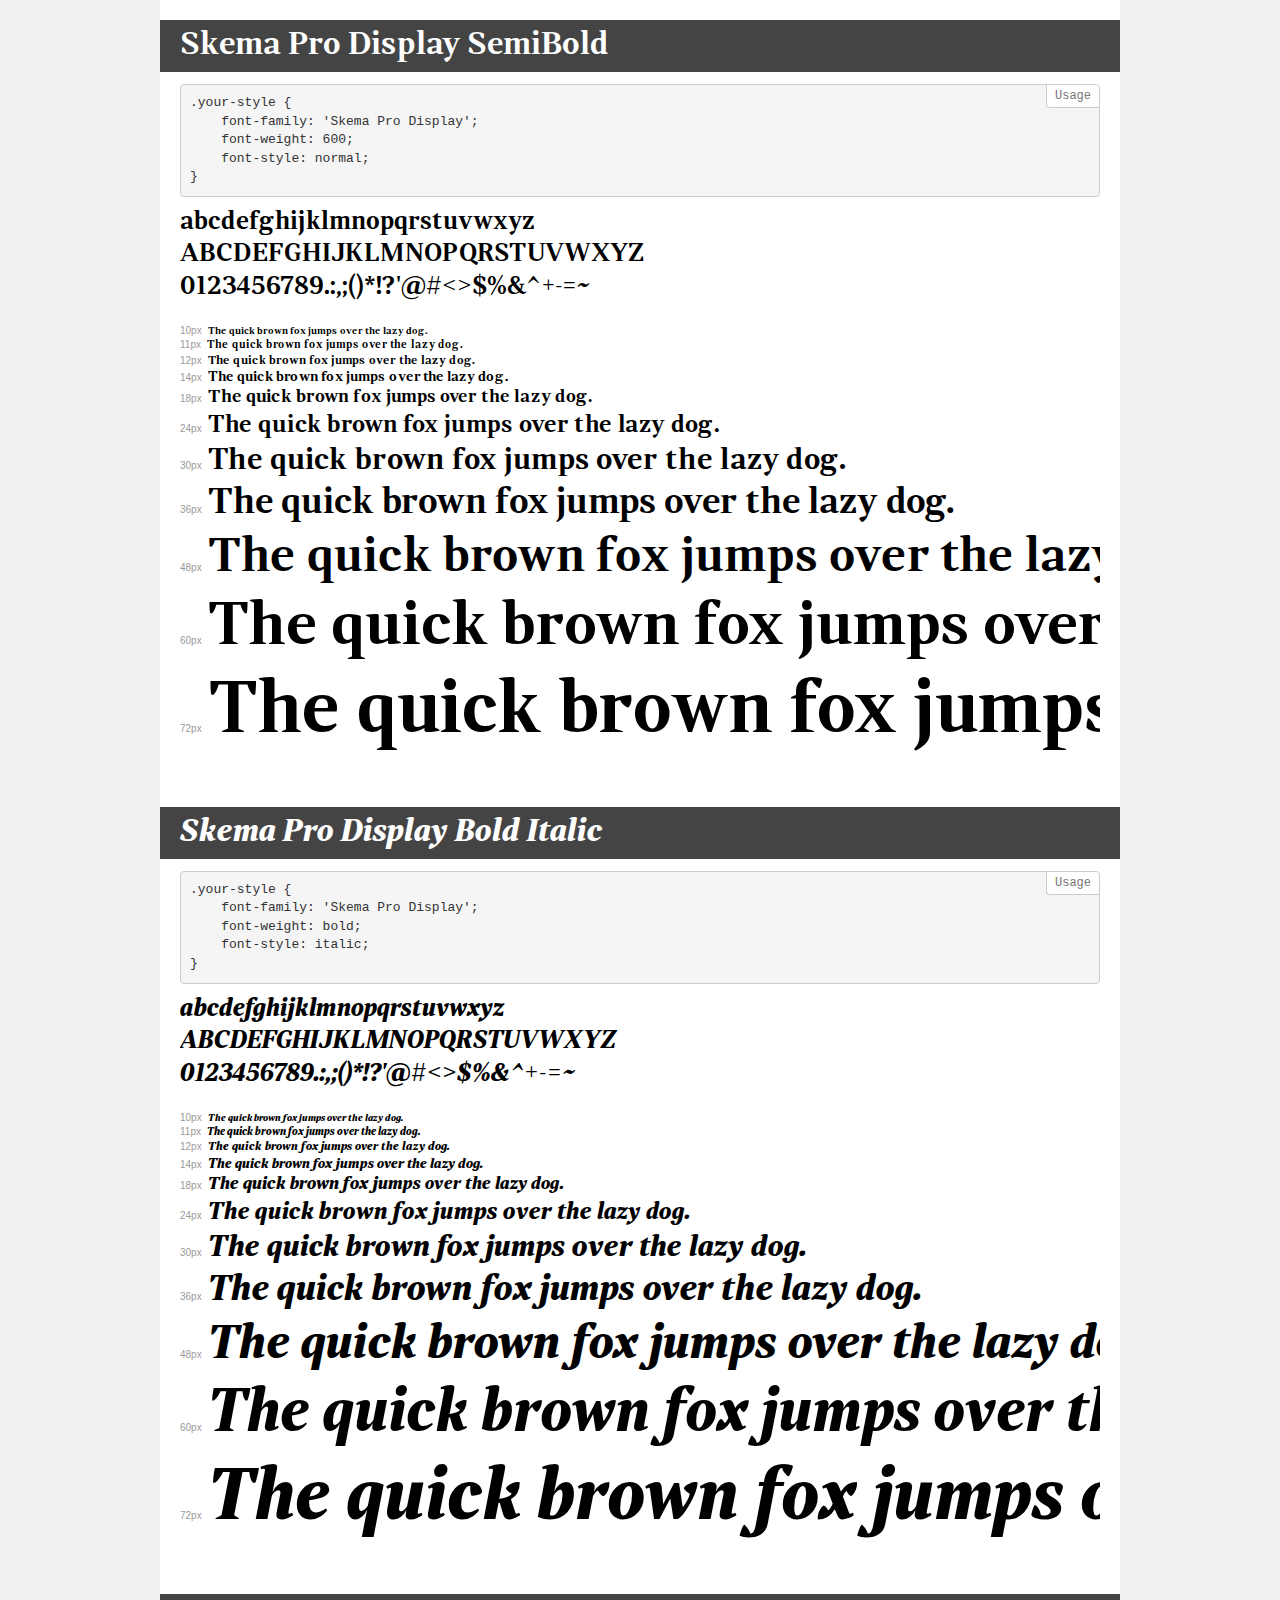
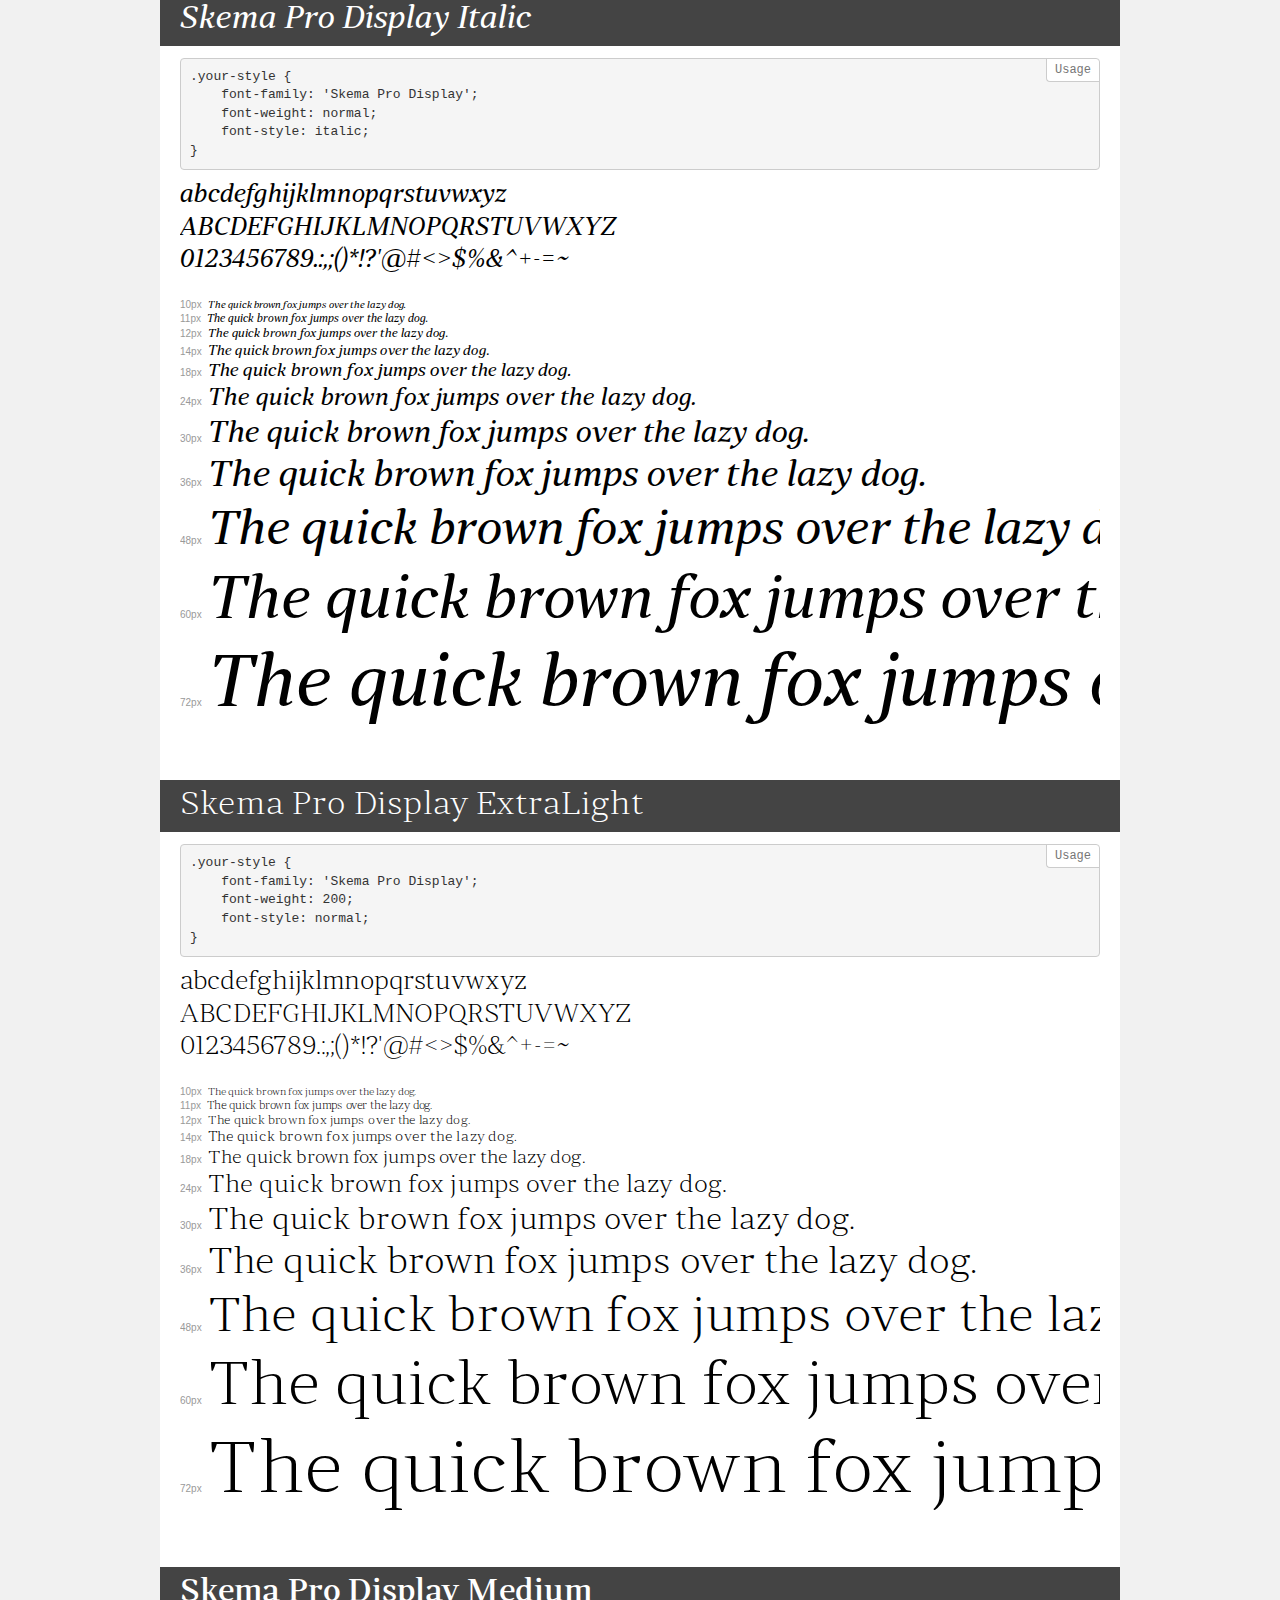
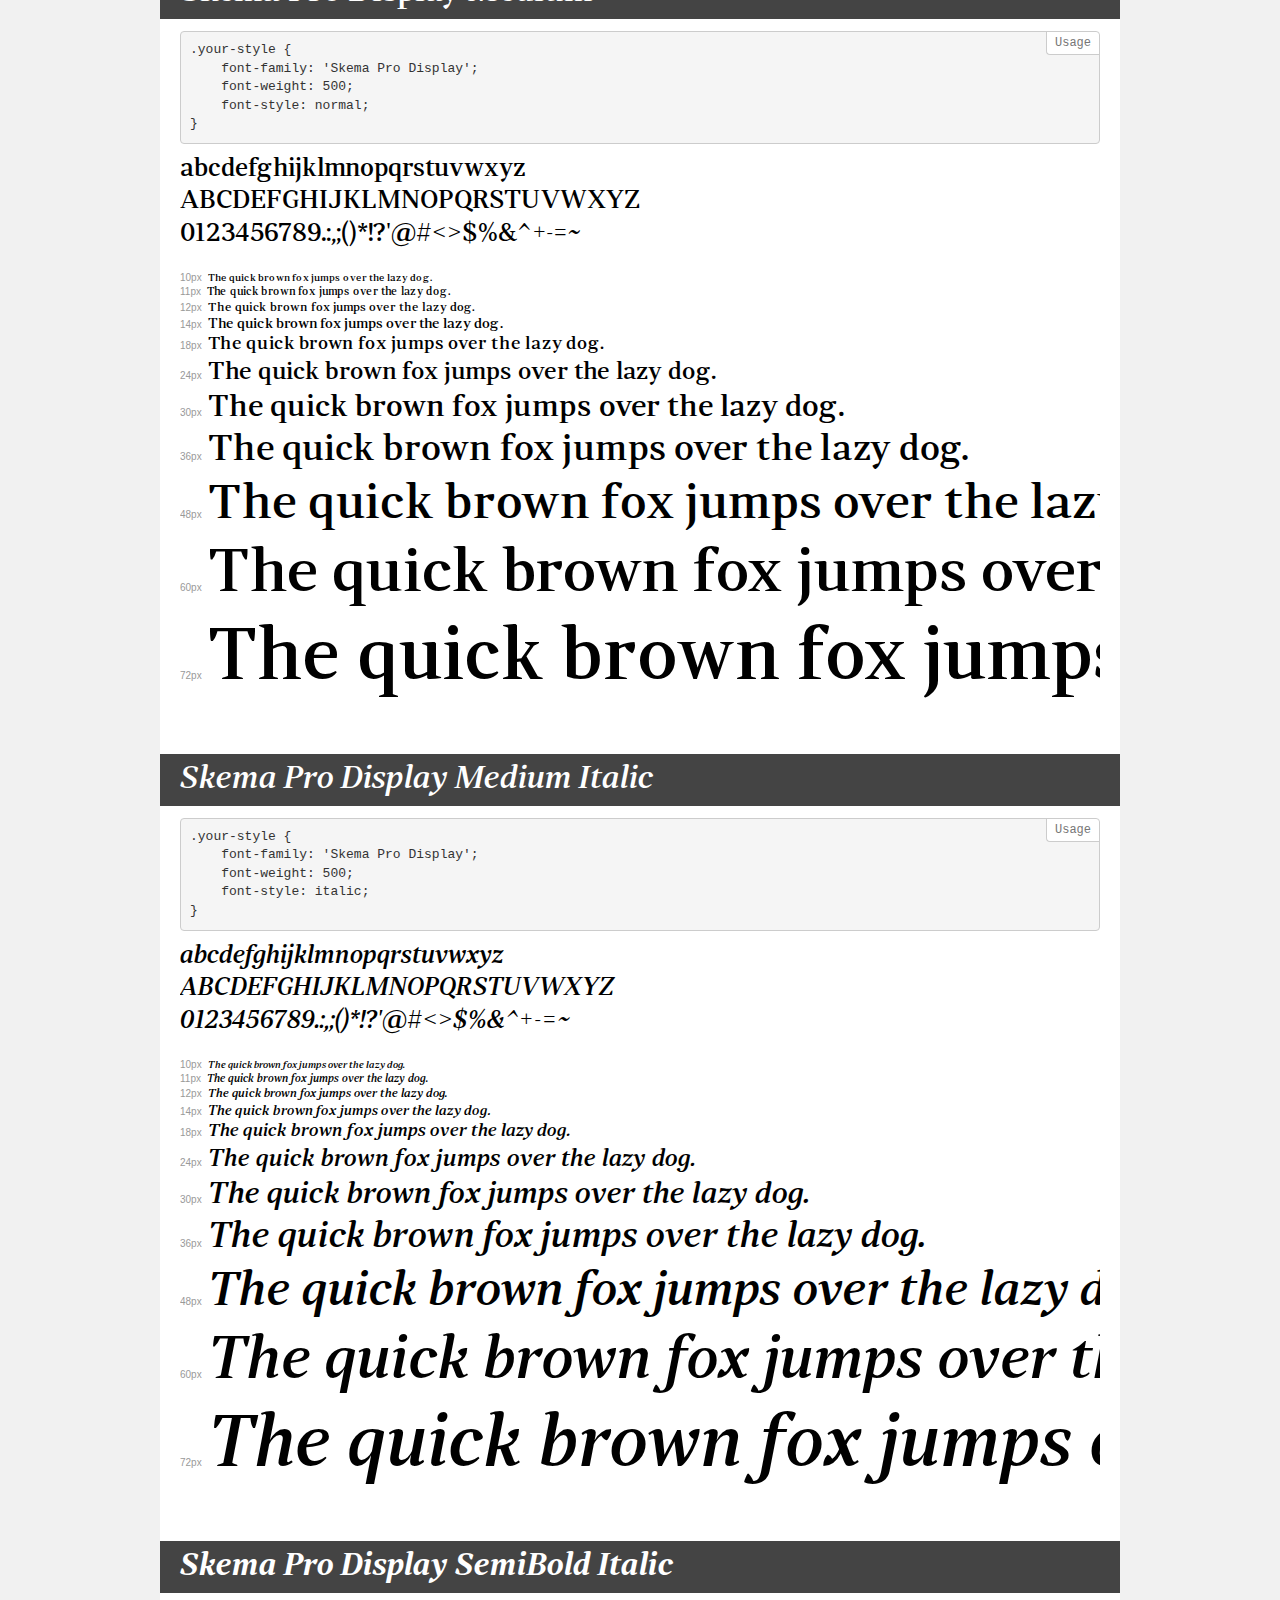
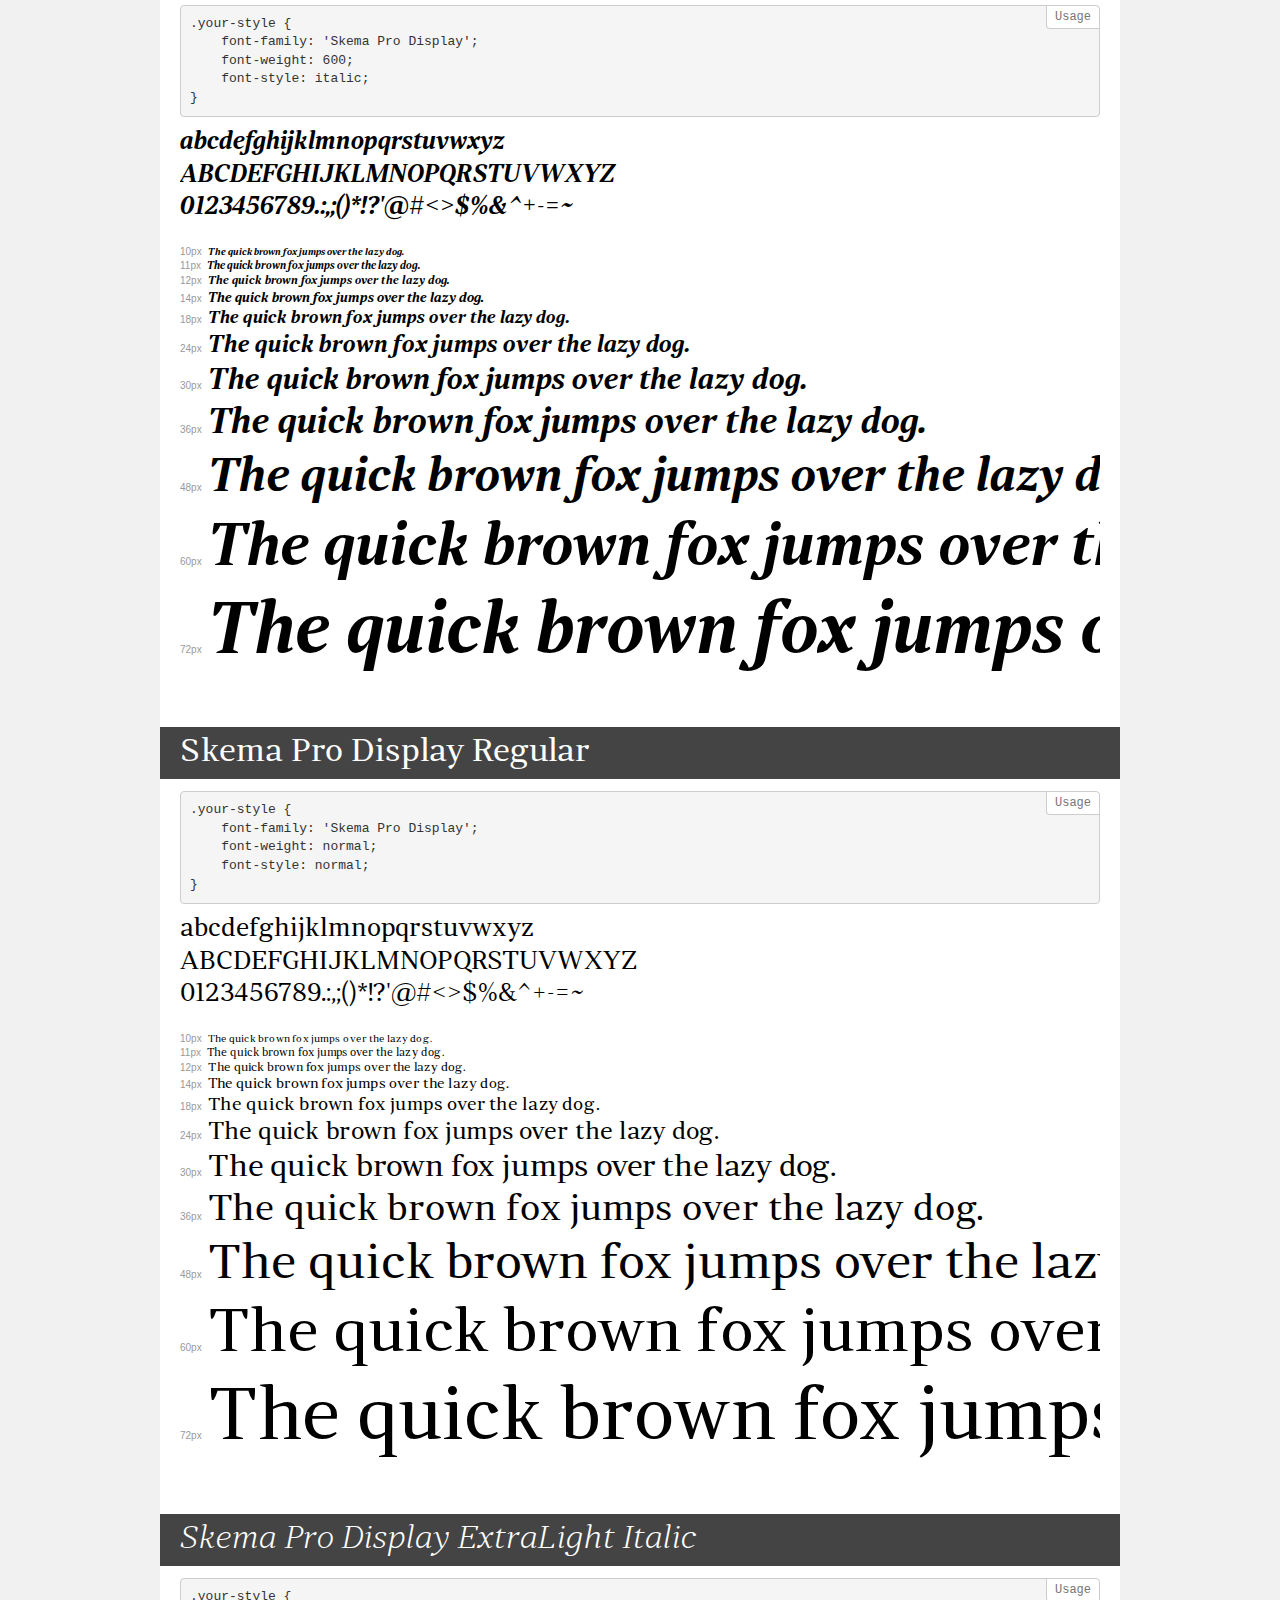
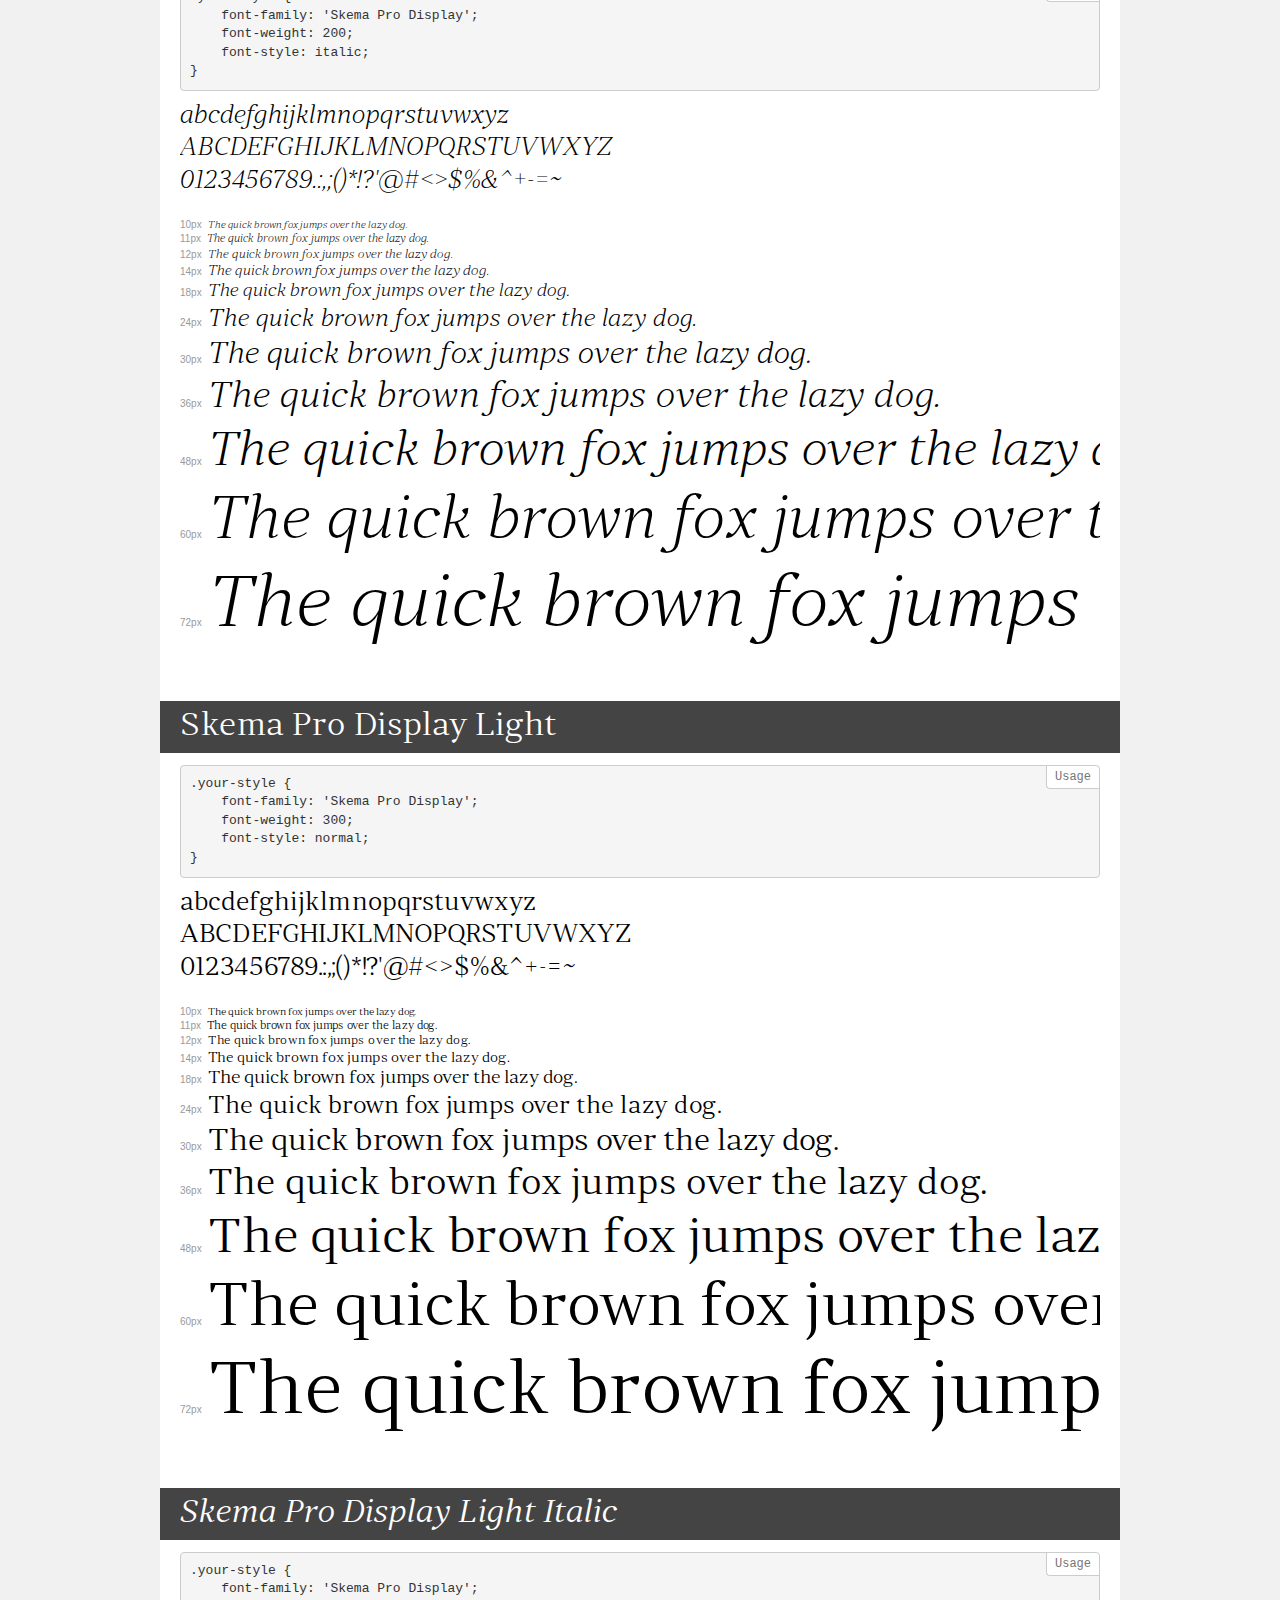
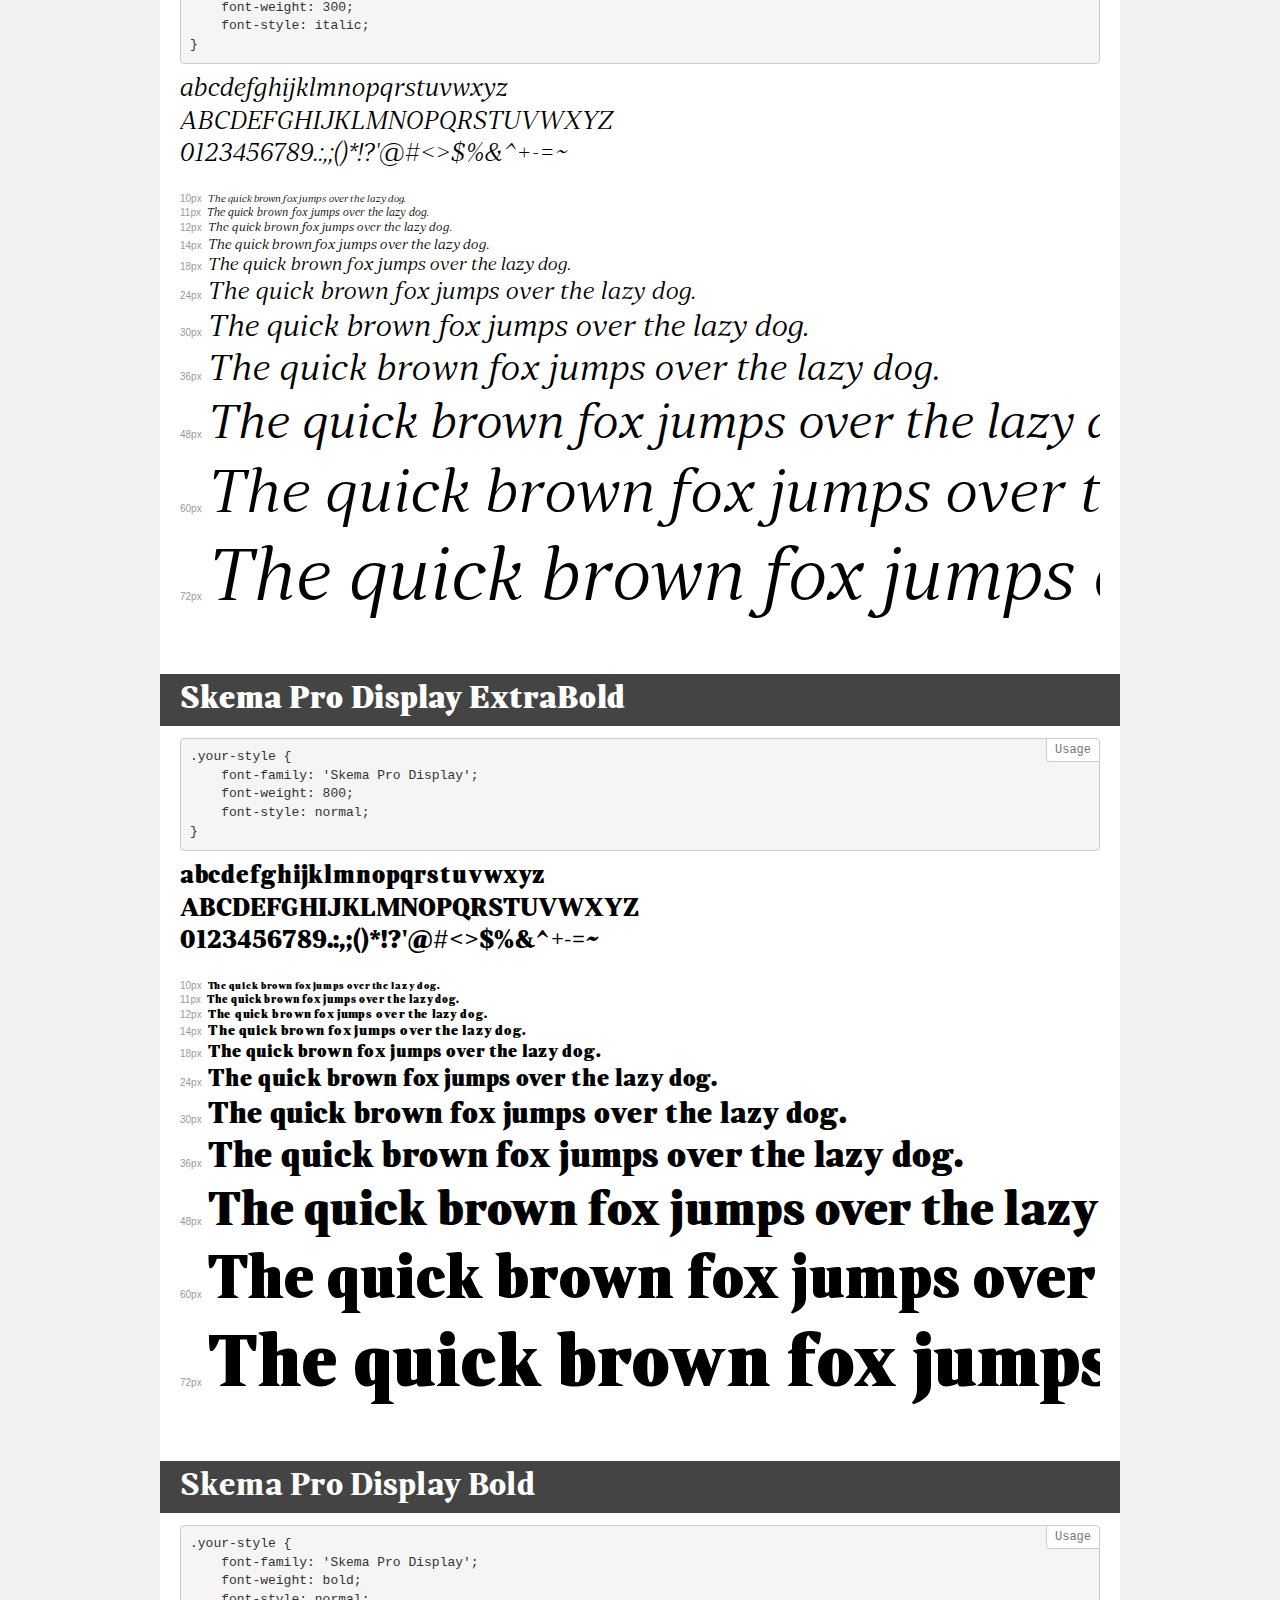
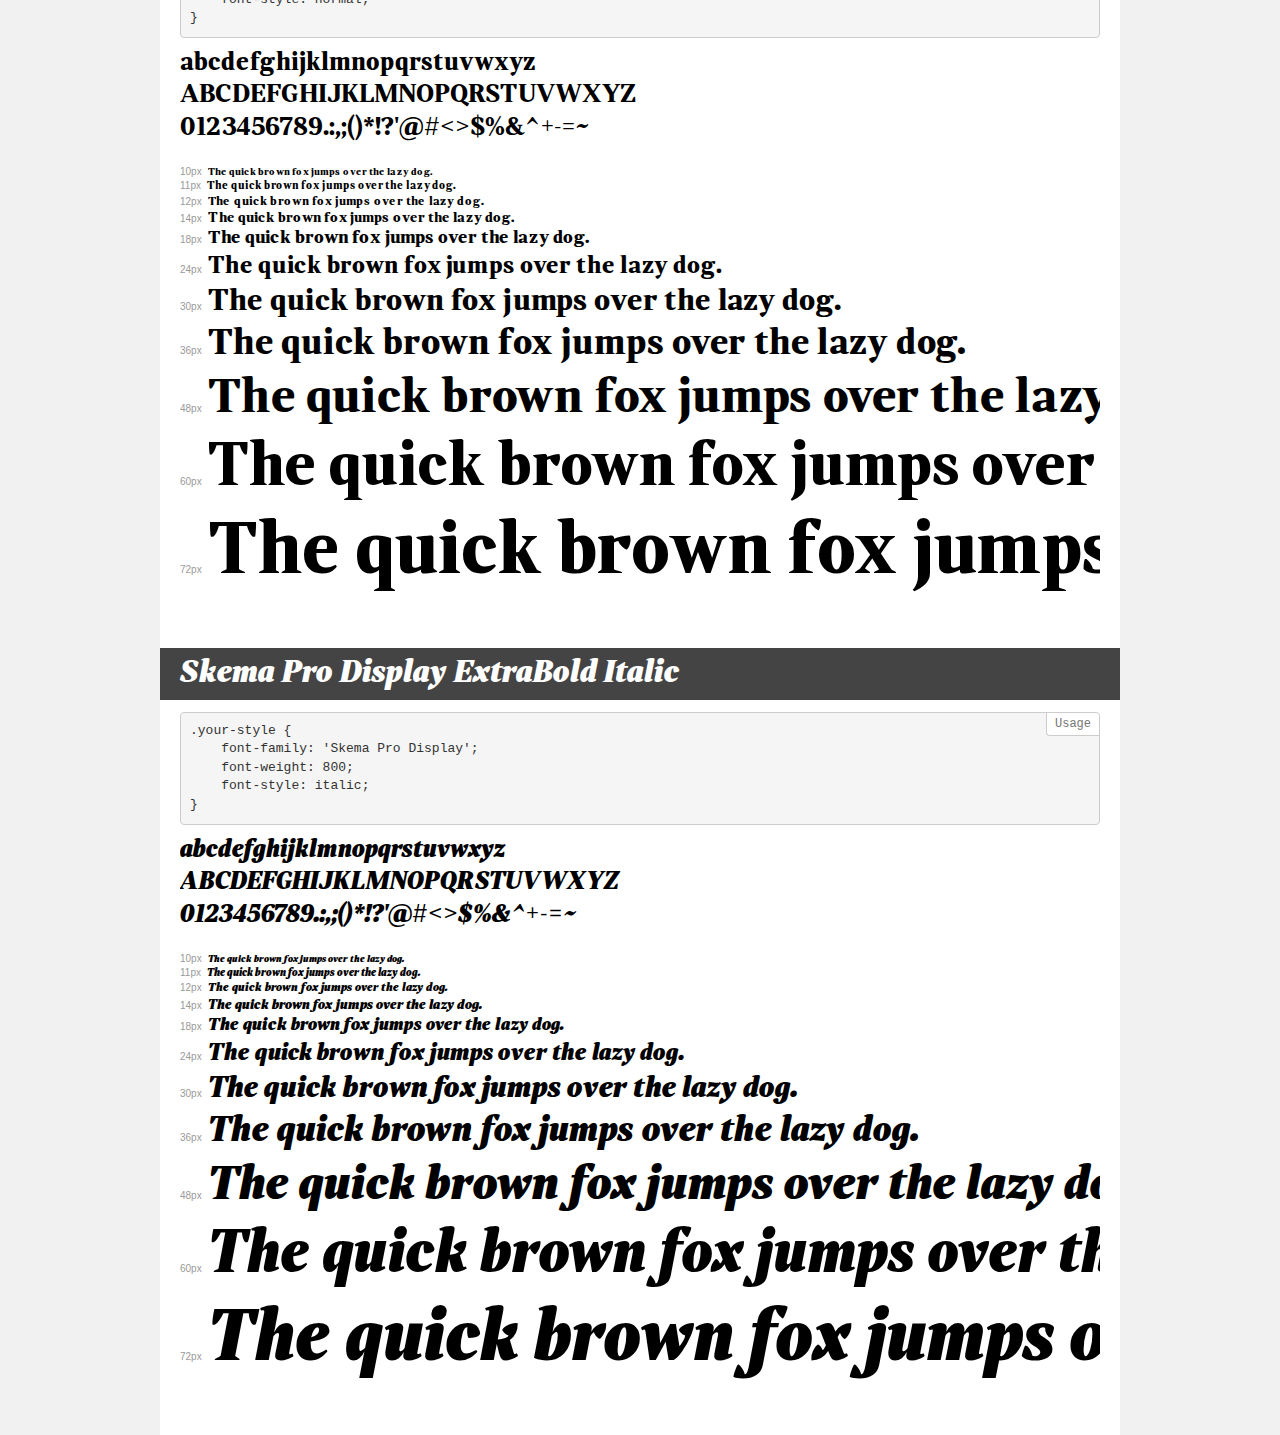
<file: fonts/SkemaPro/demo.html>
<!DOCTYPE html>
<html>
<head>
    <meta charset="utf-8">
    <meta http-equiv="X-UA-Compatible" content="IE=edge">
    <meta name="viewport" content="width=device-width, initial-scale=1">
    <meta name="robots" content="noindex, noarchive">
    <meta name="format-detection" content="telephone=no">
    <title>Transfonter demo</title>
    <link href="stylesheet.css" rel="stylesheet">
    <style>
        /*
        http://meyerweb.com/eric/tools/css/reset/
        v2.0 | 20110126
        License: none (public domain)
        */
        html, body, div, span, applet, object, iframe,
        h1, h2, h3, h4, h5, h6, p, blockquote, pre,
        a, abbr, acronym, address, big, cite, code,
        del, dfn, em, img, ins, kbd, q, s, samp,
        small, strike, strong, sub, sup, tt, var,
        b, u, i, center,
        dl, dt, dd, ol, ul, li,
        fieldset, form, label, legend,
        table, caption, tbody, tfoot, thead, tr, th, td,
        article, aside, canvas, details, embed,
        figure, figcaption, footer, header, hgroup,
        menu, nav, output, ruby, section, summary,
        time, mark, audio, video {
            margin: 0;
            padding: 0;
            border: 0;
            font-size: 100%;
            font: inherit;
            vertical-align: baseline;
        }
        /* HTML5 display-role reset for older browsers */
        article, aside, details, figcaption, figure,
        footer, header, hgroup, menu, nav, section {
            display: block;
        }
        body {
            line-height: 1;
        }
        ol, ul {
            list-style: none;
        }
        blockquote, q {
            quotes: none;
        }
        blockquote:before, blockquote:after,
        q:before, q:after {
            content: '';
            content: none;
        }
        table {
            border-collapse: collapse;
            border-spacing: 0;
        }
        /* common styles */
        body {
            background: #f1f1f1;
            color: #000;
        }
        .page {
            background: #fff;
            width: 920px;
            margin: 0 auto;
            padding: 20px 20px 0 20px;
            overflow: hidden;
        }
        .font-container {
            overflow-x: auto;
            overflow-y: hidden;
            margin-bottom: 40px;
            line-height: 1.3;
            white-space: nowrap;
            padding-bottom: 5px;
        }
        h1 {
            position: relative;
            background: #444;
            font-size: 32px;
            color: #fff;
            padding: 10px 20px;
            margin: 0 -20px 12px -20px;
        }
        .letters {
            font-size: 25px;
            margin-bottom: 20px;
        }
        .s10:before {
            content: '10px';
        }
        .s11:before {
            content: '11px';
        }
        .s12:before {
            content: '12px';
        }
        .s14:before {
            content: '14px';
        }
        .s18:before {
            content: '18px';
        }
        .s24:before {
            content: '24px';
        }
        .s30:before {
            content: '30px';
        }
        .s36:before {
            content: '36px';
        }
        .s48:before {
            content: '48px';
        }
        .s60:before {
            content: '60px';
        }
        .s72:before {
            content: '72px';
        }
        .s10:before, .s11:before, .s12:before, .s14:before,
        .s18:before, .s24:before, .s30:before, .s36:before,
        .s48:before, .s60:before, .s72:before {
            font-family: Arial, sans-serif;
            font-size: 10px;
            font-weight: normal;
            font-style: normal;
            color: #999;
            padding-right: 6px;
        }
        pre {
            display: block;
            position: relative;
            padding: 9px;
            margin: 0 0 10px;
            font-family: Monaco, Menlo, Consolas, "Courier New", monospace !important;
            font-size: 13px;
            line-height: 1.428571429;
            color: #333;
            font-weight: normal !important;
            font-style: normal !important;
            background-color: #f5f5f5;
            border: 1px solid #ccc;
            overflow-x: auto;
            border-radius: 4px;
        }
        pre:after {
            display: block;
            position: absolute;
            right: 0;
            top: 0;
            content: 'Usage';
            line-height: 1;
            padding: 5px 8px;
            font-size: 12px;
            color: #767676;
            background-color: #fff;
            border: 1px solid #ccc;
            border-right: none;
            border-top: none;
            border-radius: 0 4px 0 4px;
            z-index: 10;
        }
        /* responsive */
        @media (max-width: 959px) {
            .page {
                width: auto;
                margin: 0;
            }
        }
    </style>
</head>
<body>
<div class="page">
    <div class="demo" style="font-family: 'Skema Pro Display'; font-weight: 600; font-style: normal;">
        <h1>Skema Pro Display SemiBold</h1>
        <pre>.your-style {
    font-family: 'Skema Pro Display';
    font-weight: 600;
    font-style: normal;
}</pre>
        <div class="font-container">
            <p class="letters">
                abcdefghijklmnopqrstuvwxyz<br>
ABCDEFGHIJKLMNOPQRSTUVWXYZ<br>
                0123456789.:,;()*!?'@#<>$%&^+-=~
            </p>
            <p class="s10" style="font-size: 10px;">The quick brown fox jumps over the lazy dog.</p>
            <p class="s11" style="font-size: 11px;">The quick brown fox jumps over the lazy dog.</p>
            <p class="s12" style="font-size: 12px;">The quick brown fox jumps over the lazy dog.</p>
            <p class="s14" style="font-size: 14px;">The quick brown fox jumps over the lazy dog.</p>
            <p class="s18" style="font-size: 18px;">The quick brown fox jumps over the lazy dog.</p>
            <p class="s24" style="font-size: 24px;">The quick brown fox jumps over the lazy dog.</p>
            <p class="s30" style="font-size: 30px;">The quick brown fox jumps over the lazy dog.</p>
            <p class="s36" style="font-size: 36px;">The quick brown fox jumps over the lazy dog.</p>
            <p class="s48" style="font-size: 48px;">The quick brown fox jumps over the lazy dog.</p>
            <p class="s60" style="font-size: 60px;">The quick brown fox jumps over the lazy dog.</p>
            <p class="s72" style="font-size: 72px;">The quick brown fox jumps over the lazy dog.</p>
        </div>
    </div>
    <div class="demo" style="font-family: 'Skema Pro Display'; font-weight: bold; font-style: italic;">
        <h1>Skema Pro Display Bold Italic</h1>
        <pre>.your-style {
    font-family: 'Skema Pro Display';
    font-weight: bold;
    font-style: italic;
}</pre>
        <div class="font-container">
            <p class="letters">
                abcdefghijklmnopqrstuvwxyz<br>
ABCDEFGHIJKLMNOPQRSTUVWXYZ<br>
                0123456789.:,;()*!?'@#<>$%&^+-=~
            </p>
            <p class="s10" style="font-size: 10px;">The quick brown fox jumps over the lazy dog.</p>
            <p class="s11" style="font-size: 11px;">The quick brown fox jumps over the lazy dog.</p>
            <p class="s12" style="font-size: 12px;">The quick brown fox jumps over the lazy dog.</p>
            <p class="s14" style="font-size: 14px;">The quick brown fox jumps over the lazy dog.</p>
            <p class="s18" style="font-size: 18px;">The quick brown fox jumps over the lazy dog.</p>
            <p class="s24" style="font-size: 24px;">The quick brown fox jumps over the lazy dog.</p>
            <p class="s30" style="font-size: 30px;">The quick brown fox jumps over the lazy dog.</p>
            <p class="s36" style="font-size: 36px;">The quick brown fox jumps over the lazy dog.</p>
            <p class="s48" style="font-size: 48px;">The quick brown fox jumps over the lazy dog.</p>
            <p class="s60" style="font-size: 60px;">The quick brown fox jumps over the lazy dog.</p>
            <p class="s72" style="font-size: 72px;">The quick brown fox jumps over the lazy dog.</p>
        </div>
    </div>
    <div class="demo" style="font-family: 'Skema Pro Display'; font-weight: normal; font-style: italic;">
        <h1>Skema Pro Display Italic</h1>
        <pre>.your-style {
    font-family: 'Skema Pro Display';
    font-weight: normal;
    font-style: italic;
}</pre>
        <div class="font-container">
            <p class="letters">
                abcdefghijklmnopqrstuvwxyz<br>
ABCDEFGHIJKLMNOPQRSTUVWXYZ<br>
                0123456789.:,;()*!?'@#<>$%&^+-=~
            </p>
            <p class="s10" style="font-size: 10px;">The quick brown fox jumps over the lazy dog.</p>
            <p class="s11" style="font-size: 11px;">The quick brown fox jumps over the lazy dog.</p>
            <p class="s12" style="font-size: 12px;">The quick brown fox jumps over the lazy dog.</p>
            <p class="s14" style="font-size: 14px;">The quick brown fox jumps over the lazy dog.</p>
            <p class="s18" style="font-size: 18px;">The quick brown fox jumps over the lazy dog.</p>
            <p class="s24" style="font-size: 24px;">The quick brown fox jumps over the lazy dog.</p>
            <p class="s30" style="font-size: 30px;">The quick brown fox jumps over the lazy dog.</p>
            <p class="s36" style="font-size: 36px;">The quick brown fox jumps over the lazy dog.</p>
            <p class="s48" style="font-size: 48px;">The quick brown fox jumps over the lazy dog.</p>
            <p class="s60" style="font-size: 60px;">The quick brown fox jumps over the lazy dog.</p>
            <p class="s72" style="font-size: 72px;">The quick brown fox jumps over the lazy dog.</p>
        </div>
    </div>
    <div class="demo" style="font-family: 'Skema Pro Display'; font-weight: 200; font-style: normal;">
        <h1>Skema Pro Display ExtraLight</h1>
        <pre>.your-style {
    font-family: 'Skema Pro Display';
    font-weight: 200;
    font-style: normal;
}</pre>
        <div class="font-container">
            <p class="letters">
                abcdefghijklmnopqrstuvwxyz<br>
ABCDEFGHIJKLMNOPQRSTUVWXYZ<br>
                0123456789.:,;()*!?'@#<>$%&^+-=~
            </p>
            <p class="s10" style="font-size: 10px;">The quick brown fox jumps over the lazy dog.</p>
            <p class="s11" style="font-size: 11px;">The quick brown fox jumps over the lazy dog.</p>
            <p class="s12" style="font-size: 12px;">The quick brown fox jumps over the lazy dog.</p>
            <p class="s14" style="font-size: 14px;">The quick brown fox jumps over the lazy dog.</p>
            <p class="s18" style="font-size: 18px;">The quick brown fox jumps over the lazy dog.</p>
            <p class="s24" style="font-size: 24px;">The quick brown fox jumps over the lazy dog.</p>
            <p class="s30" style="font-size: 30px;">The quick brown fox jumps over the lazy dog.</p>
            <p class="s36" style="font-size: 36px;">The quick brown fox jumps over the lazy dog.</p>
            <p class="s48" style="font-size: 48px;">The quick brown fox jumps over the lazy dog.</p>
            <p class="s60" style="font-size: 60px;">The quick brown fox jumps over the lazy dog.</p>
            <p class="s72" style="font-size: 72px;">The quick brown fox jumps over the lazy dog.</p>
        </div>
    </div>
    <div class="demo" style="font-family: 'Skema Pro Display'; font-weight: 500; font-style: normal;">
        <h1>Skema Pro Display Medium</h1>
        <pre>.your-style {
    font-family: 'Skema Pro Display';
    font-weight: 500;
    font-style: normal;
}</pre>
        <div class="font-container">
            <p class="letters">
                abcdefghijklmnopqrstuvwxyz<br>
ABCDEFGHIJKLMNOPQRSTUVWXYZ<br>
                0123456789.:,;()*!?'@#<>$%&^+-=~
            </p>
            <p class="s10" style="font-size: 10px;">The quick brown fox jumps over the lazy dog.</p>
            <p class="s11" style="font-size: 11px;">The quick brown fox jumps over the lazy dog.</p>
            <p class="s12" style="font-size: 12px;">The quick brown fox jumps over the lazy dog.</p>
            <p class="s14" style="font-size: 14px;">The quick brown fox jumps over the lazy dog.</p>
            <p class="s18" style="font-size: 18px;">The quick brown fox jumps over the lazy dog.</p>
            <p class="s24" style="font-size: 24px;">The quick brown fox jumps over the lazy dog.</p>
            <p class="s30" style="font-size: 30px;">The quick brown fox jumps over the lazy dog.</p>
            <p class="s36" style="font-size: 36px;">The quick brown fox jumps over the lazy dog.</p>
            <p class="s48" style="font-size: 48px;">The quick brown fox jumps over the lazy dog.</p>
            <p class="s60" style="font-size: 60px;">The quick brown fox jumps over the lazy dog.</p>
            <p class="s72" style="font-size: 72px;">The quick brown fox jumps over the lazy dog.</p>
        </div>
    </div>
    <div class="demo" style="font-family: 'Skema Pro Display'; font-weight: 500; font-style: italic;">
        <h1>Skema Pro Display Medium Italic</h1>
        <pre>.your-style {
    font-family: 'Skema Pro Display';
    font-weight: 500;
    font-style: italic;
}</pre>
        <div class="font-container">
            <p class="letters">
                abcdefghijklmnopqrstuvwxyz<br>
ABCDEFGHIJKLMNOPQRSTUVWXYZ<br>
                0123456789.:,;()*!?'@#<>$%&^+-=~
            </p>
            <p class="s10" style="font-size: 10px;">The quick brown fox jumps over the lazy dog.</p>
            <p class="s11" style="font-size: 11px;">The quick brown fox jumps over the lazy dog.</p>
            <p class="s12" style="font-size: 12px;">The quick brown fox jumps over the lazy dog.</p>
            <p class="s14" style="font-size: 14px;">The quick brown fox jumps over the lazy dog.</p>
            <p class="s18" style="font-size: 18px;">The quick brown fox jumps over the lazy dog.</p>
            <p class="s24" style="font-size: 24px;">The quick brown fox jumps over the lazy dog.</p>
            <p class="s30" style="font-size: 30px;">The quick brown fox jumps over the lazy dog.</p>
            <p class="s36" style="font-size: 36px;">The quick brown fox jumps over the lazy dog.</p>
            <p class="s48" style="font-size: 48px;">The quick brown fox jumps over the lazy dog.</p>
            <p class="s60" style="font-size: 60px;">The quick brown fox jumps over the lazy dog.</p>
            <p class="s72" style="font-size: 72px;">The quick brown fox jumps over the lazy dog.</p>
        </div>
    </div>
    <div class="demo" style="font-family: 'Skema Pro Display'; font-weight: 600; font-style: italic;">
        <h1>Skema Pro Display SemiBold Italic</h1>
        <pre>.your-style {
    font-family: 'Skema Pro Display';
    font-weight: 600;
    font-style: italic;
}</pre>
        <div class="font-container">
            <p class="letters">
                abcdefghijklmnopqrstuvwxyz<br>
ABCDEFGHIJKLMNOPQRSTUVWXYZ<br>
                0123456789.:,;()*!?'@#<>$%&^+-=~
            </p>
            <p class="s10" style="font-size: 10px;">The quick brown fox jumps over the lazy dog.</p>
            <p class="s11" style="font-size: 11px;">The quick brown fox jumps over the lazy dog.</p>
            <p class="s12" style="font-size: 12px;">The quick brown fox jumps over the lazy dog.</p>
            <p class="s14" style="font-size: 14px;">The quick brown fox jumps over the lazy dog.</p>
            <p class="s18" style="font-size: 18px;">The quick brown fox jumps over the lazy dog.</p>
            <p class="s24" style="font-size: 24px;">The quick brown fox jumps over the lazy dog.</p>
            <p class="s30" style="font-size: 30px;">The quick brown fox jumps over the lazy dog.</p>
            <p class="s36" style="font-size: 36px;">The quick brown fox jumps over the lazy dog.</p>
            <p class="s48" style="font-size: 48px;">The quick brown fox jumps over the lazy dog.</p>
            <p class="s60" style="font-size: 60px;">The quick brown fox jumps over the lazy dog.</p>
            <p class="s72" style="font-size: 72px;">The quick brown fox jumps over the lazy dog.</p>
        </div>
    </div>
    <div class="demo" style="font-family: 'Skema Pro Display'; font-weight: normal; font-style: normal;">
        <h1>Skema Pro Display Regular</h1>
        <pre>.your-style {
    font-family: 'Skema Pro Display';
    font-weight: normal;
    font-style: normal;
}</pre>
        <div class="font-container">
            <p class="letters">
                abcdefghijklmnopqrstuvwxyz<br>
ABCDEFGHIJKLMNOPQRSTUVWXYZ<br>
                0123456789.:,;()*!?'@#<>$%&^+-=~
            </p>
            <p class="s10" style="font-size: 10px;">The quick brown fox jumps over the lazy dog.</p>
            <p class="s11" style="font-size: 11px;">The quick brown fox jumps over the lazy dog.</p>
            <p class="s12" style="font-size: 12px;">The quick brown fox jumps over the lazy dog.</p>
            <p class="s14" style="font-size: 14px;">The quick brown fox jumps over the lazy dog.</p>
            <p class="s18" style="font-size: 18px;">The quick brown fox jumps over the lazy dog.</p>
            <p class="s24" style="font-size: 24px;">The quick brown fox jumps over the lazy dog.</p>
            <p class="s30" style="font-size: 30px;">The quick brown fox jumps over the lazy dog.</p>
            <p class="s36" style="font-size: 36px;">The quick brown fox jumps over the lazy dog.</p>
            <p class="s48" style="font-size: 48px;">The quick brown fox jumps over the lazy dog.</p>
            <p class="s60" style="font-size: 60px;">The quick brown fox jumps over the lazy dog.</p>
            <p class="s72" style="font-size: 72px;">The quick brown fox jumps over the lazy dog.</p>
        </div>
    </div>
    <div class="demo" style="font-family: 'Skema Pro Display'; font-weight: 200; font-style: italic;">
        <h1>Skema Pro Display ExtraLight Italic</h1>
        <pre>.your-style {
    font-family: 'Skema Pro Display';
    font-weight: 200;
    font-style: italic;
}</pre>
        <div class="font-container">
            <p class="letters">
                abcdefghijklmnopqrstuvwxyz<br>
ABCDEFGHIJKLMNOPQRSTUVWXYZ<br>
                0123456789.:,;()*!?'@#<>$%&^+-=~
            </p>
            <p class="s10" style="font-size: 10px;">The quick brown fox jumps over the lazy dog.</p>
            <p class="s11" style="font-size: 11px;">The quick brown fox jumps over the lazy dog.</p>
            <p class="s12" style="font-size: 12px;">The quick brown fox jumps over the lazy dog.</p>
            <p class="s14" style="font-size: 14px;">The quick brown fox jumps over the lazy dog.</p>
            <p class="s18" style="font-size: 18px;">The quick brown fox jumps over the lazy dog.</p>
            <p class="s24" style="font-size: 24px;">The quick brown fox jumps over the lazy dog.</p>
            <p class="s30" style="font-size: 30px;">The quick brown fox jumps over the lazy dog.</p>
            <p class="s36" style="font-size: 36px;">The quick brown fox jumps over the lazy dog.</p>
            <p class="s48" style="font-size: 48px;">The quick brown fox jumps over the lazy dog.</p>
            <p class="s60" style="font-size: 60px;">The quick brown fox jumps over the lazy dog.</p>
            <p class="s72" style="font-size: 72px;">The quick brown fox jumps over the lazy dog.</p>
        </div>
    </div>
    <div class="demo" style="font-family: 'Skema Pro Display'; font-weight: 300; font-style: normal;">
        <h1>Skema Pro Display Light</h1>
        <pre>.your-style {
    font-family: 'Skema Pro Display';
    font-weight: 300;
    font-style: normal;
}</pre>
        <div class="font-container">
            <p class="letters">
                abcdefghijklmnopqrstuvwxyz<br>
ABCDEFGHIJKLMNOPQRSTUVWXYZ<br>
                0123456789.:,;()*!?'@#<>$%&^+-=~
            </p>
            <p class="s10" style="font-size: 10px;">The quick brown fox jumps over the lazy dog.</p>
            <p class="s11" style="font-size: 11px;">The quick brown fox jumps over the lazy dog.</p>
            <p class="s12" style="font-size: 12px;">The quick brown fox jumps over the lazy dog.</p>
            <p class="s14" style="font-size: 14px;">The quick brown fox jumps over the lazy dog.</p>
            <p class="s18" style="font-size: 18px;">The quick brown fox jumps over the lazy dog.</p>
            <p class="s24" style="font-size: 24px;">The quick brown fox jumps over the lazy dog.</p>
            <p class="s30" style="font-size: 30px;">The quick brown fox jumps over the lazy dog.</p>
            <p class="s36" style="font-size: 36px;">The quick brown fox jumps over the lazy dog.</p>
            <p class="s48" style="font-size: 48px;">The quick brown fox jumps over the lazy dog.</p>
            <p class="s60" style="font-size: 60px;">The quick brown fox jumps over the lazy dog.</p>
            <p class="s72" style="font-size: 72px;">The quick brown fox jumps over the lazy dog.</p>
        </div>
    </div>
    <div class="demo" style="font-family: 'Skema Pro Display'; font-weight: 300; font-style: italic;">
        <h1>Skema Pro Display Light Italic</h1>
        <pre>.your-style {
    font-family: 'Skema Pro Display';
    font-weight: 300;
    font-style: italic;
}</pre>
        <div class="font-container">
            <p class="letters">
                abcdefghijklmnopqrstuvwxyz<br>
ABCDEFGHIJKLMNOPQRSTUVWXYZ<br>
                0123456789.:,;()*!?'@#<>$%&^+-=~
            </p>
            <p class="s10" style="font-size: 10px;">The quick brown fox jumps over the lazy dog.</p>
            <p class="s11" style="font-size: 11px;">The quick brown fox jumps over the lazy dog.</p>
            <p class="s12" style="font-size: 12px;">The quick brown fox jumps over the lazy dog.</p>
            <p class="s14" style="font-size: 14px;">The quick brown fox jumps over the lazy dog.</p>
            <p class="s18" style="font-size: 18px;">The quick brown fox jumps over the lazy dog.</p>
            <p class="s24" style="font-size: 24px;">The quick brown fox jumps over the lazy dog.</p>
            <p class="s30" style="font-size: 30px;">The quick brown fox jumps over the lazy dog.</p>
            <p class="s36" style="font-size: 36px;">The quick brown fox jumps over the lazy dog.</p>
            <p class="s48" style="font-size: 48px;">The quick brown fox jumps over the lazy dog.</p>
            <p class="s60" style="font-size: 60px;">The quick brown fox jumps over the lazy dog.</p>
            <p class="s72" style="font-size: 72px;">The quick brown fox jumps over the lazy dog.</p>
        </div>
    </div>
    <div class="demo" style="font-family: 'Skema Pro Display'; font-weight: 800; font-style: normal;">
        <h1>Skema Pro Display ExtraBold</h1>
        <pre>.your-style {
    font-family: 'Skema Pro Display';
    font-weight: 800;
    font-style: normal;
}</pre>
        <div class="font-container">
            <p class="letters">
                abcdefghijklmnopqrstuvwxyz<br>
ABCDEFGHIJKLMNOPQRSTUVWXYZ<br>
                0123456789.:,;()*!?'@#<>$%&^+-=~
            </p>
            <p class="s10" style="font-size: 10px;">The quick brown fox jumps over the lazy dog.</p>
            <p class="s11" style="font-size: 11px;">The quick brown fox jumps over the lazy dog.</p>
            <p class="s12" style="font-size: 12px;">The quick brown fox jumps over the lazy dog.</p>
            <p class="s14" style="font-size: 14px;">The quick brown fox jumps over the lazy dog.</p>
            <p class="s18" style="font-size: 18px;">The quick brown fox jumps over the lazy dog.</p>
            <p class="s24" style="font-size: 24px;">The quick brown fox jumps over the lazy dog.</p>
            <p class="s30" style="font-size: 30px;">The quick brown fox jumps over the lazy dog.</p>
            <p class="s36" style="font-size: 36px;">The quick brown fox jumps over the lazy dog.</p>
            <p class="s48" style="font-size: 48px;">The quick brown fox jumps over the lazy dog.</p>
            <p class="s60" style="font-size: 60px;">The quick brown fox jumps over the lazy dog.</p>
            <p class="s72" style="font-size: 72px;">The quick brown fox jumps over the lazy dog.</p>
        </div>
    </div>
    <div class="demo" style="font-family: 'Skema Pro Display'; font-weight: bold; font-style: normal;">
        <h1>Skema Pro Display Bold</h1>
        <pre>.your-style {
    font-family: 'Skema Pro Display';
    font-weight: bold;
    font-style: normal;
}</pre>
        <div class="font-container">
            <p class="letters">
                abcdefghijklmnopqrstuvwxyz<br>
ABCDEFGHIJKLMNOPQRSTUVWXYZ<br>
                0123456789.:,;()*!?'@#<>$%&^+-=~
            </p>
            <p class="s10" style="font-size: 10px;">The quick brown fox jumps over the lazy dog.</p>
            <p class="s11" style="font-size: 11px;">The quick brown fox jumps over the lazy dog.</p>
            <p class="s12" style="font-size: 12px;">The quick brown fox jumps over the lazy dog.</p>
            <p class="s14" style="font-size: 14px;">The quick brown fox jumps over the lazy dog.</p>
            <p class="s18" style="font-size: 18px;">The quick brown fox jumps over the lazy dog.</p>
            <p class="s24" style="font-size: 24px;">The quick brown fox jumps over the lazy dog.</p>
            <p class="s30" style="font-size: 30px;">The quick brown fox jumps over the lazy dog.</p>
            <p class="s36" style="font-size: 36px;">The quick brown fox jumps over the lazy dog.</p>
            <p class="s48" style="font-size: 48px;">The quick brown fox jumps over the lazy dog.</p>
            <p class="s60" style="font-size: 60px;">The quick brown fox jumps over the lazy dog.</p>
            <p class="s72" style="font-size: 72px;">The quick brown fox jumps over the lazy dog.</p>
        </div>
    </div>
    <div class="demo" style="font-family: 'Skema Pro Display'; font-weight: 800; font-style: italic;">
        <h1>Skema Pro Display ExtraBold Italic</h1>
        <pre>.your-style {
    font-family: 'Skema Pro Display';
    font-weight: 800;
    font-style: italic;
}</pre>
        <div class="font-container">
            <p class="letters">
                abcdefghijklmnopqrstuvwxyz<br>
ABCDEFGHIJKLMNOPQRSTUVWXYZ<br>
                0123456789.:,;()*!?'@#<>$%&^+-=~
            </p>
            <p class="s10" style="font-size: 10px;">The quick brown fox jumps over the lazy dog.</p>
            <p class="s11" style="font-size: 11px;">The quick brown fox jumps over the lazy dog.</p>
            <p class="s12" style="font-size: 12px;">The quick brown fox jumps over the lazy dog.</p>
            <p class="s14" style="font-size: 14px;">The quick brown fox jumps over the lazy dog.</p>
            <p class="s18" style="font-size: 18px;">The quick brown fox jumps over the lazy dog.</p>
            <p class="s24" style="font-size: 24px;">The quick brown fox jumps over the lazy dog.</p>
            <p class="s30" style="font-size: 30px;">The quick brown fox jumps over the lazy dog.</p>
            <p class="s36" style="font-size: 36px;">The quick brown fox jumps over the lazy dog.</p>
            <p class="s48" style="font-size: 48px;">The quick brown fox jumps over the lazy dog.</p>
            <p class="s60" style="font-size: 60px;">The quick brown fox jumps over the lazy dog.</p>
            <p class="s72" style="font-size: 72px;">The quick brown fox jumps over the lazy dog.</p>
        </div>
    </div>
</div>
</body>
</html>
</file>
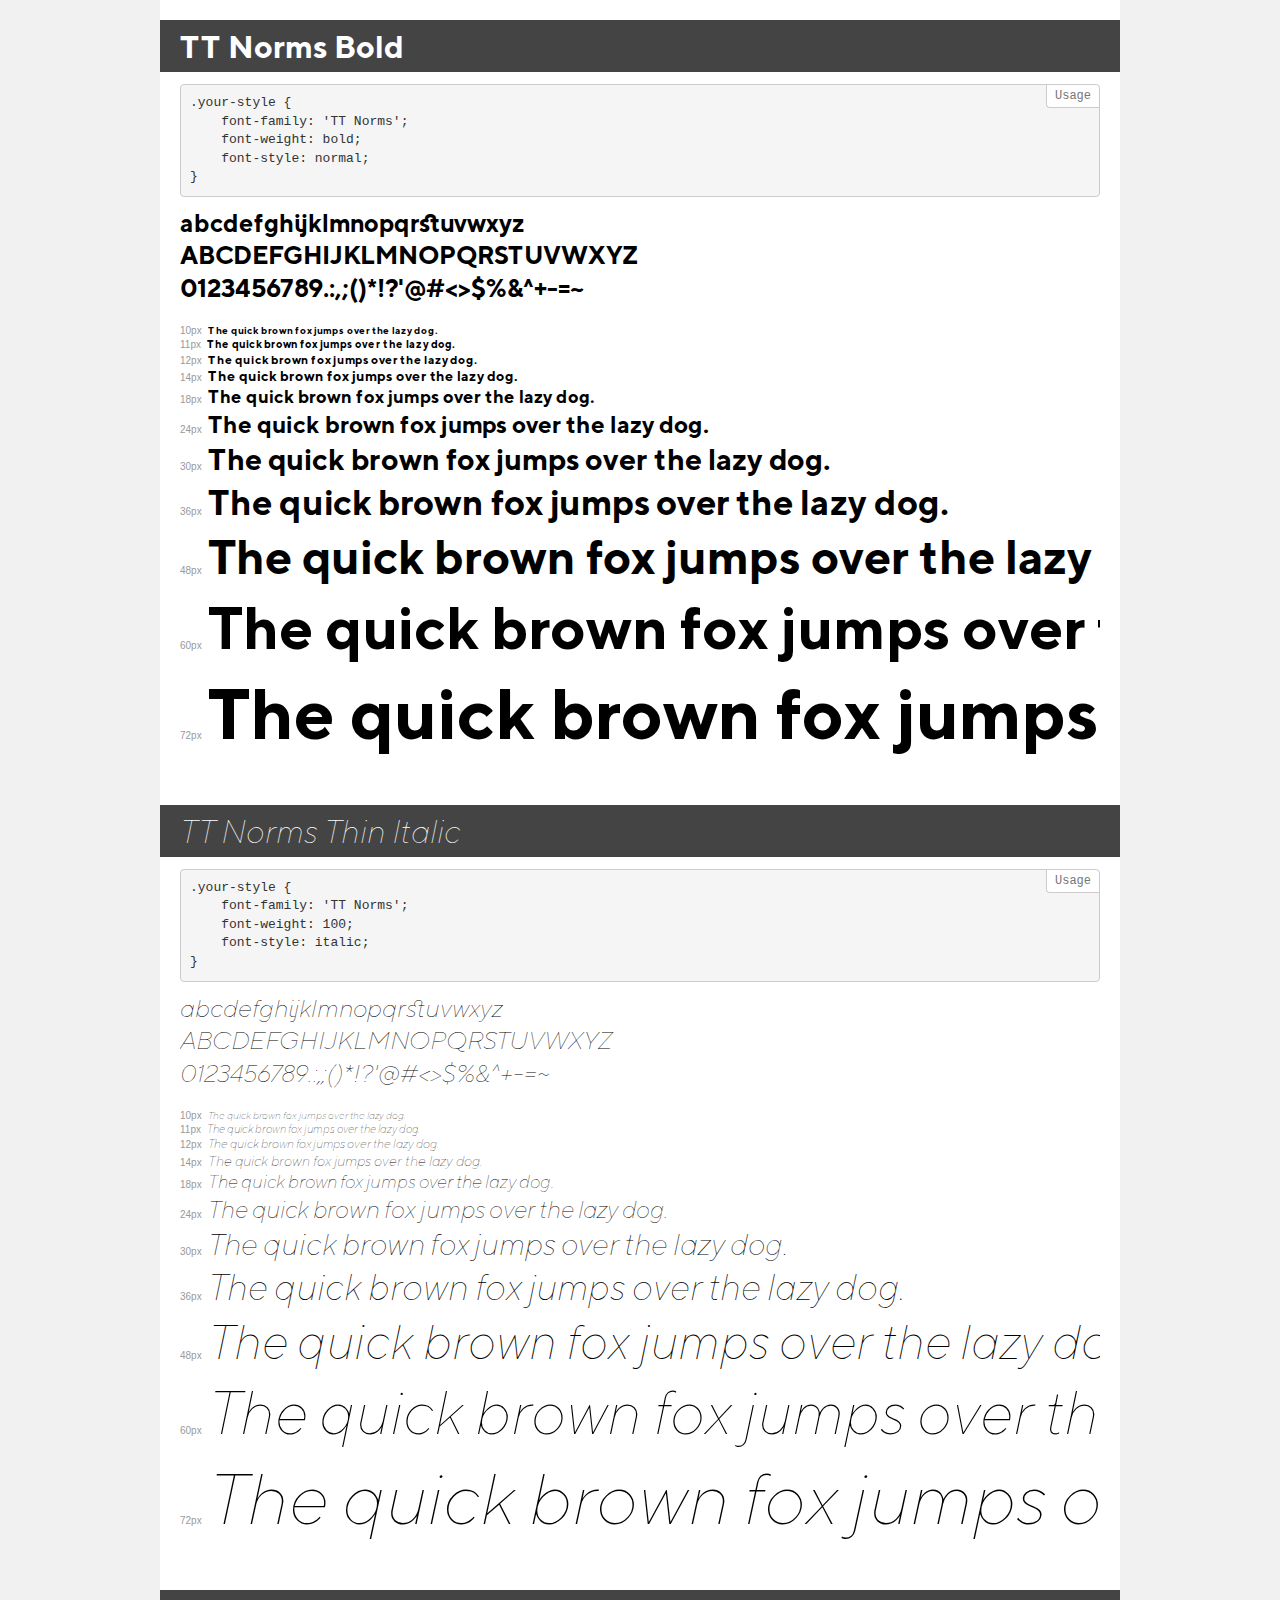
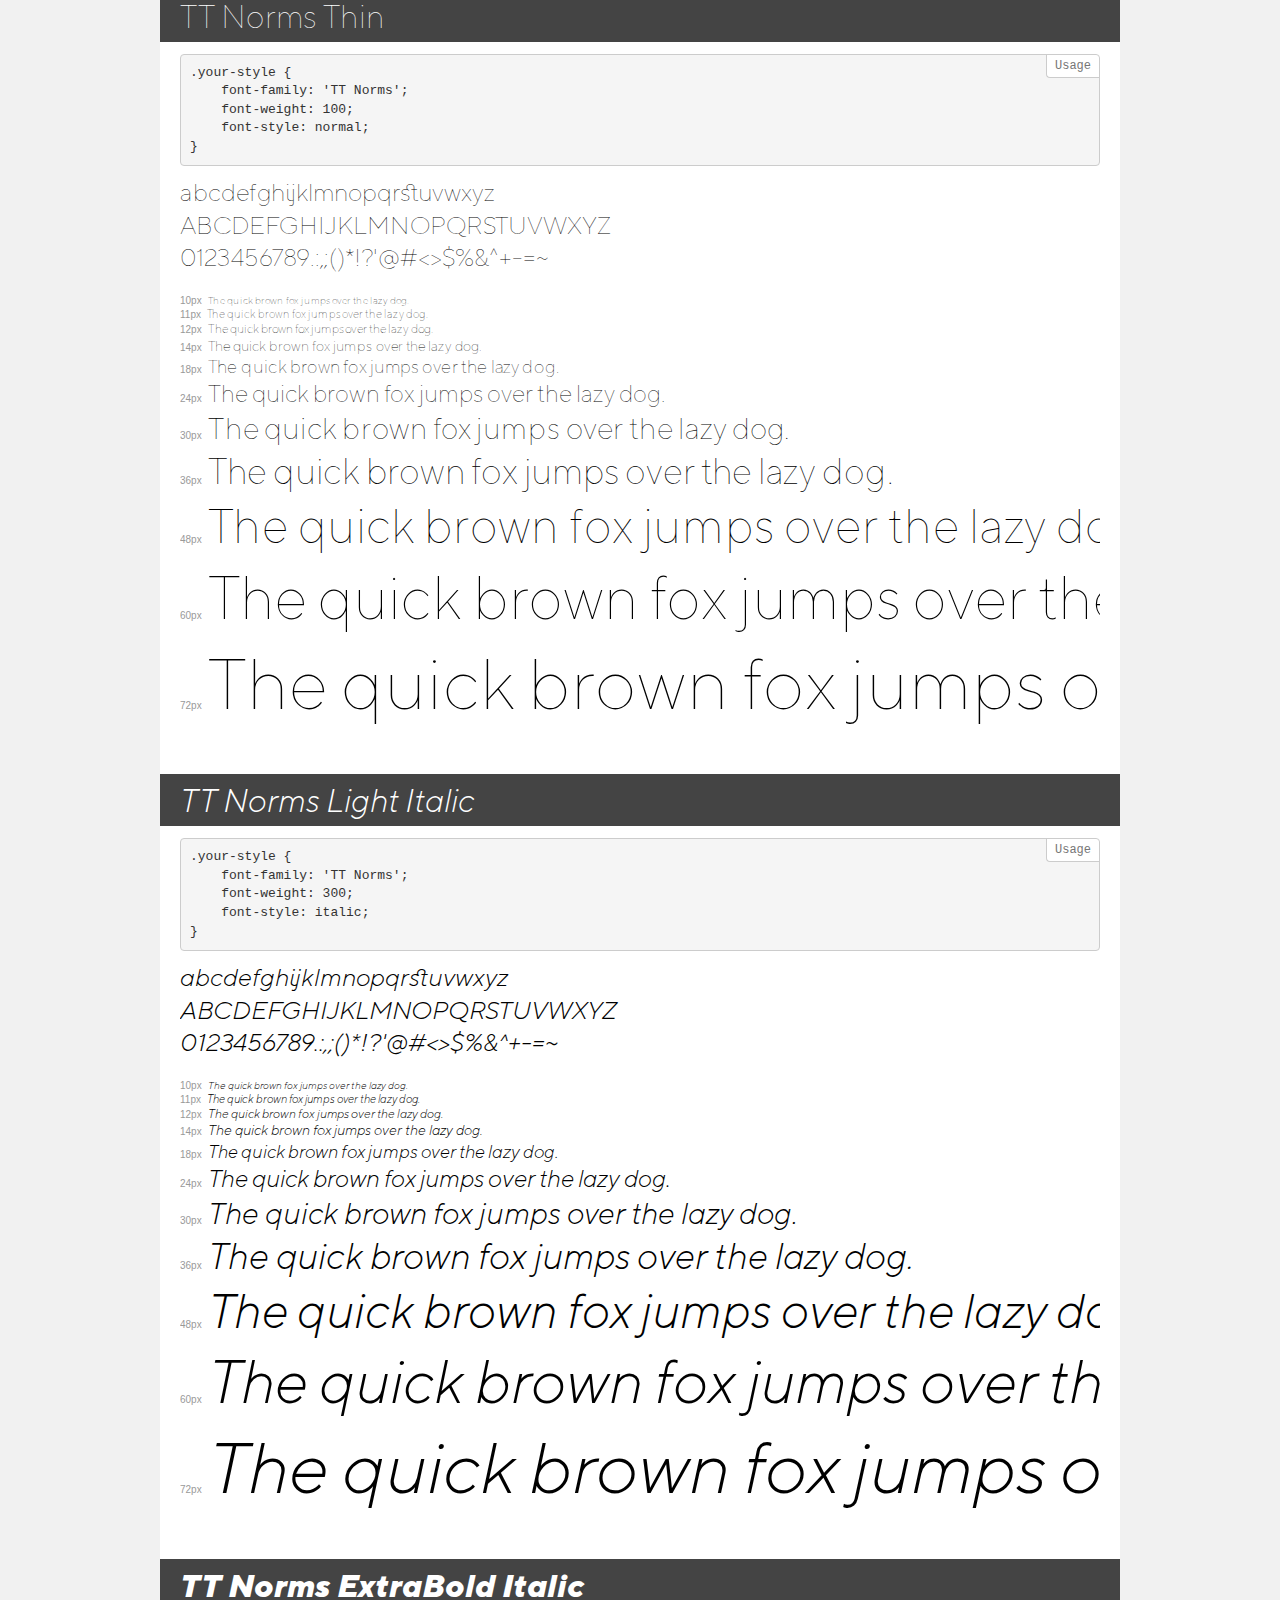
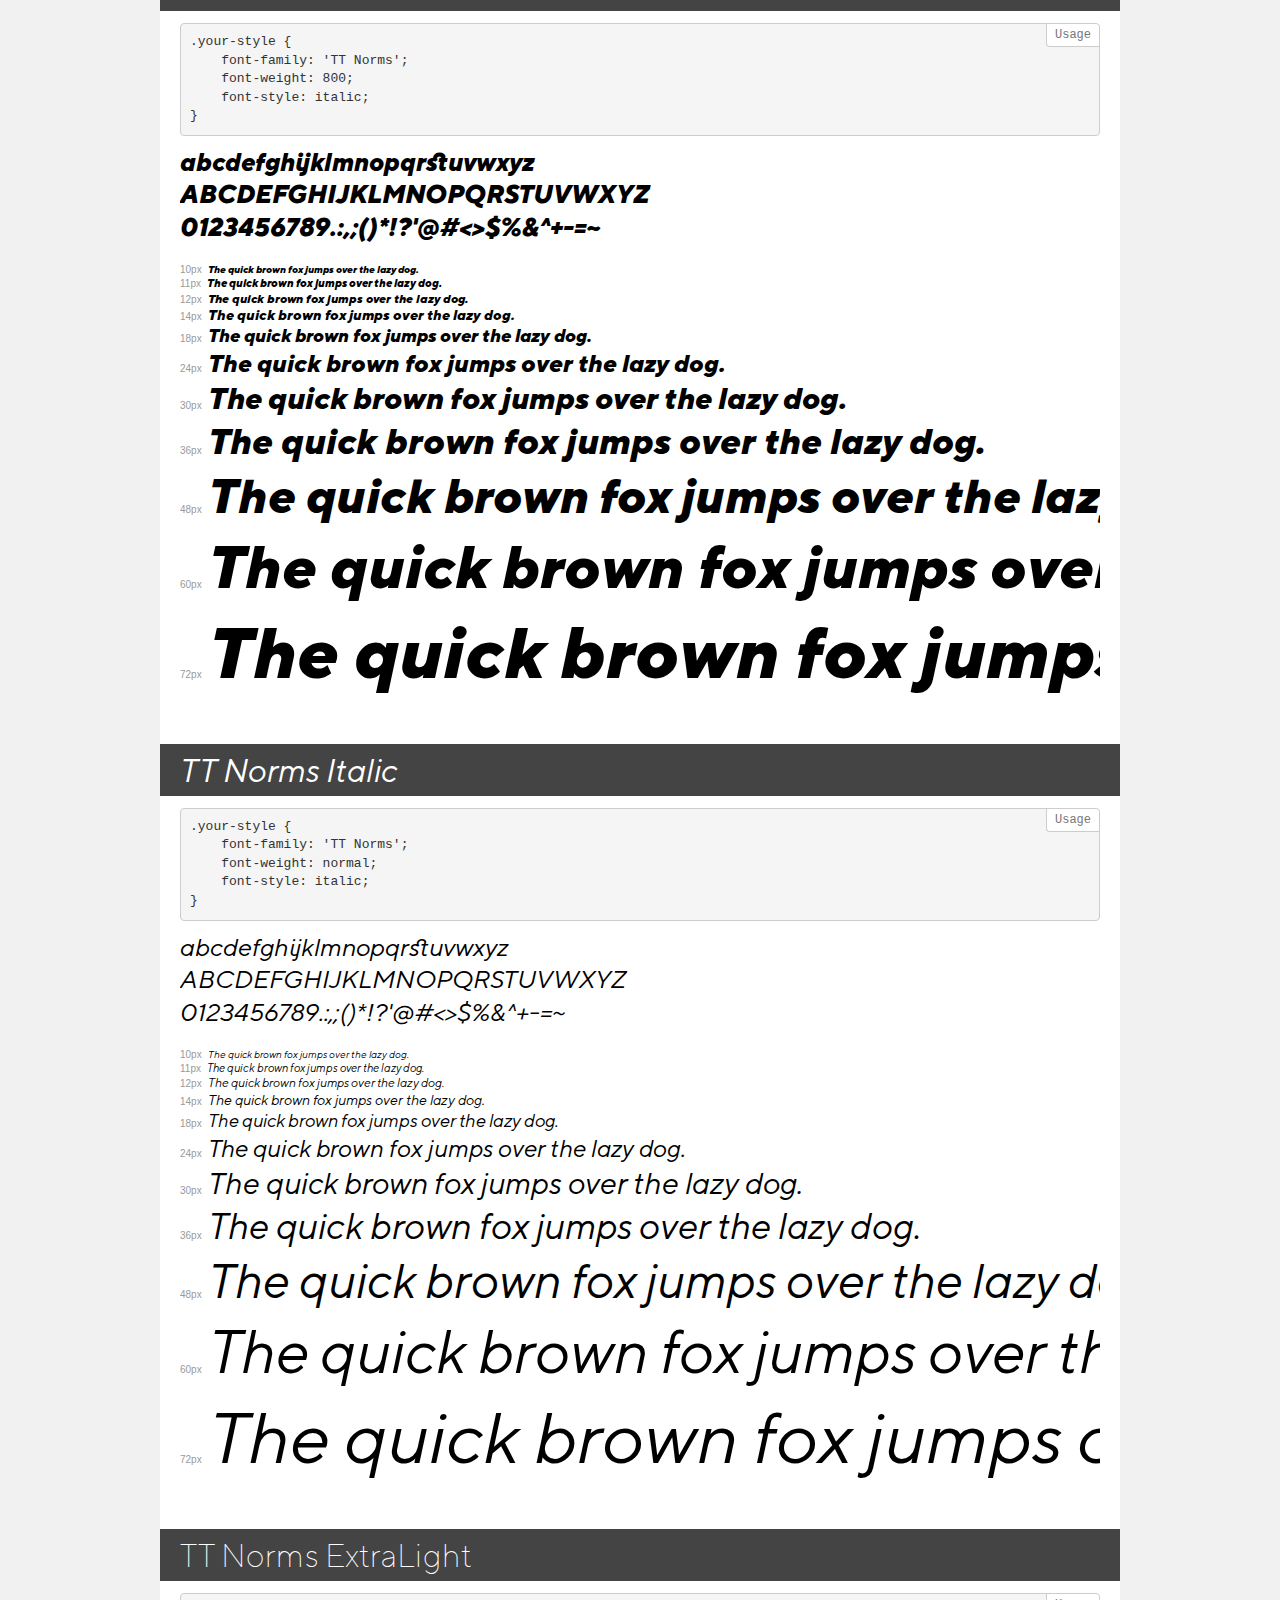
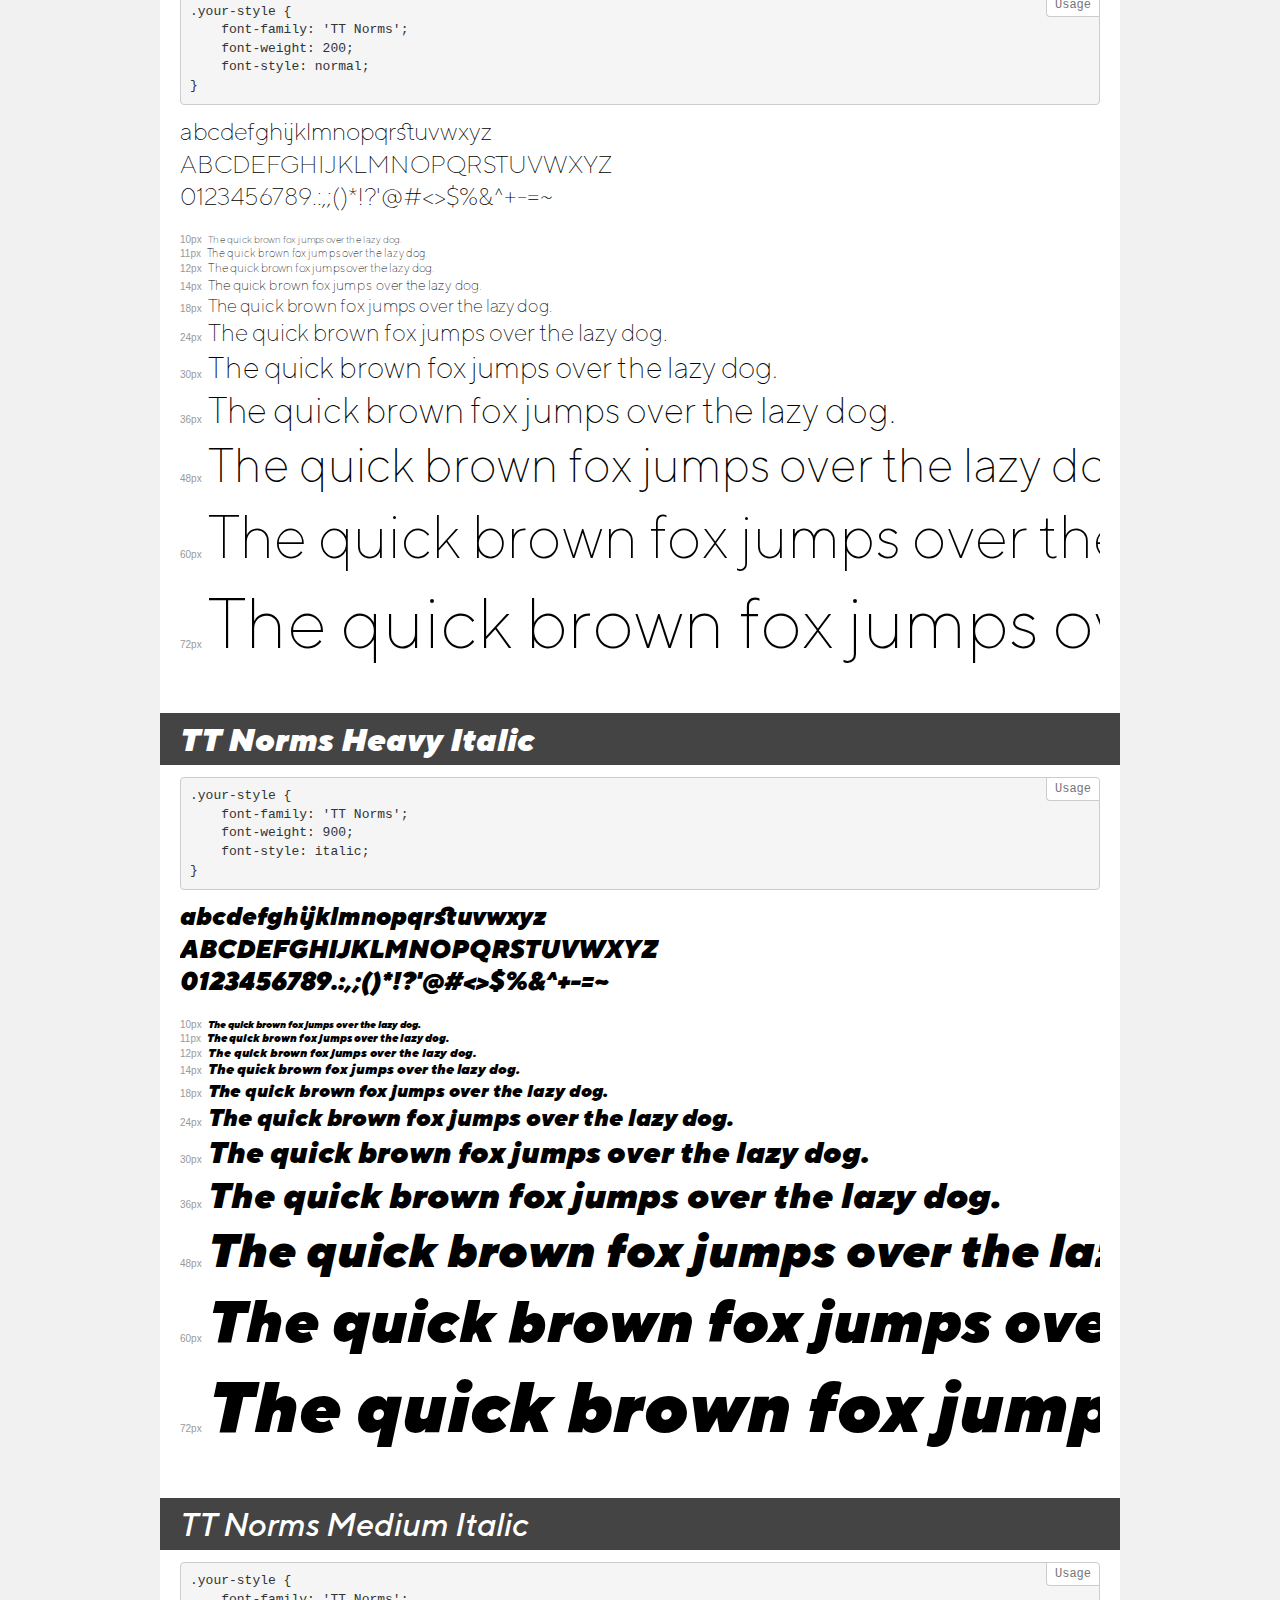
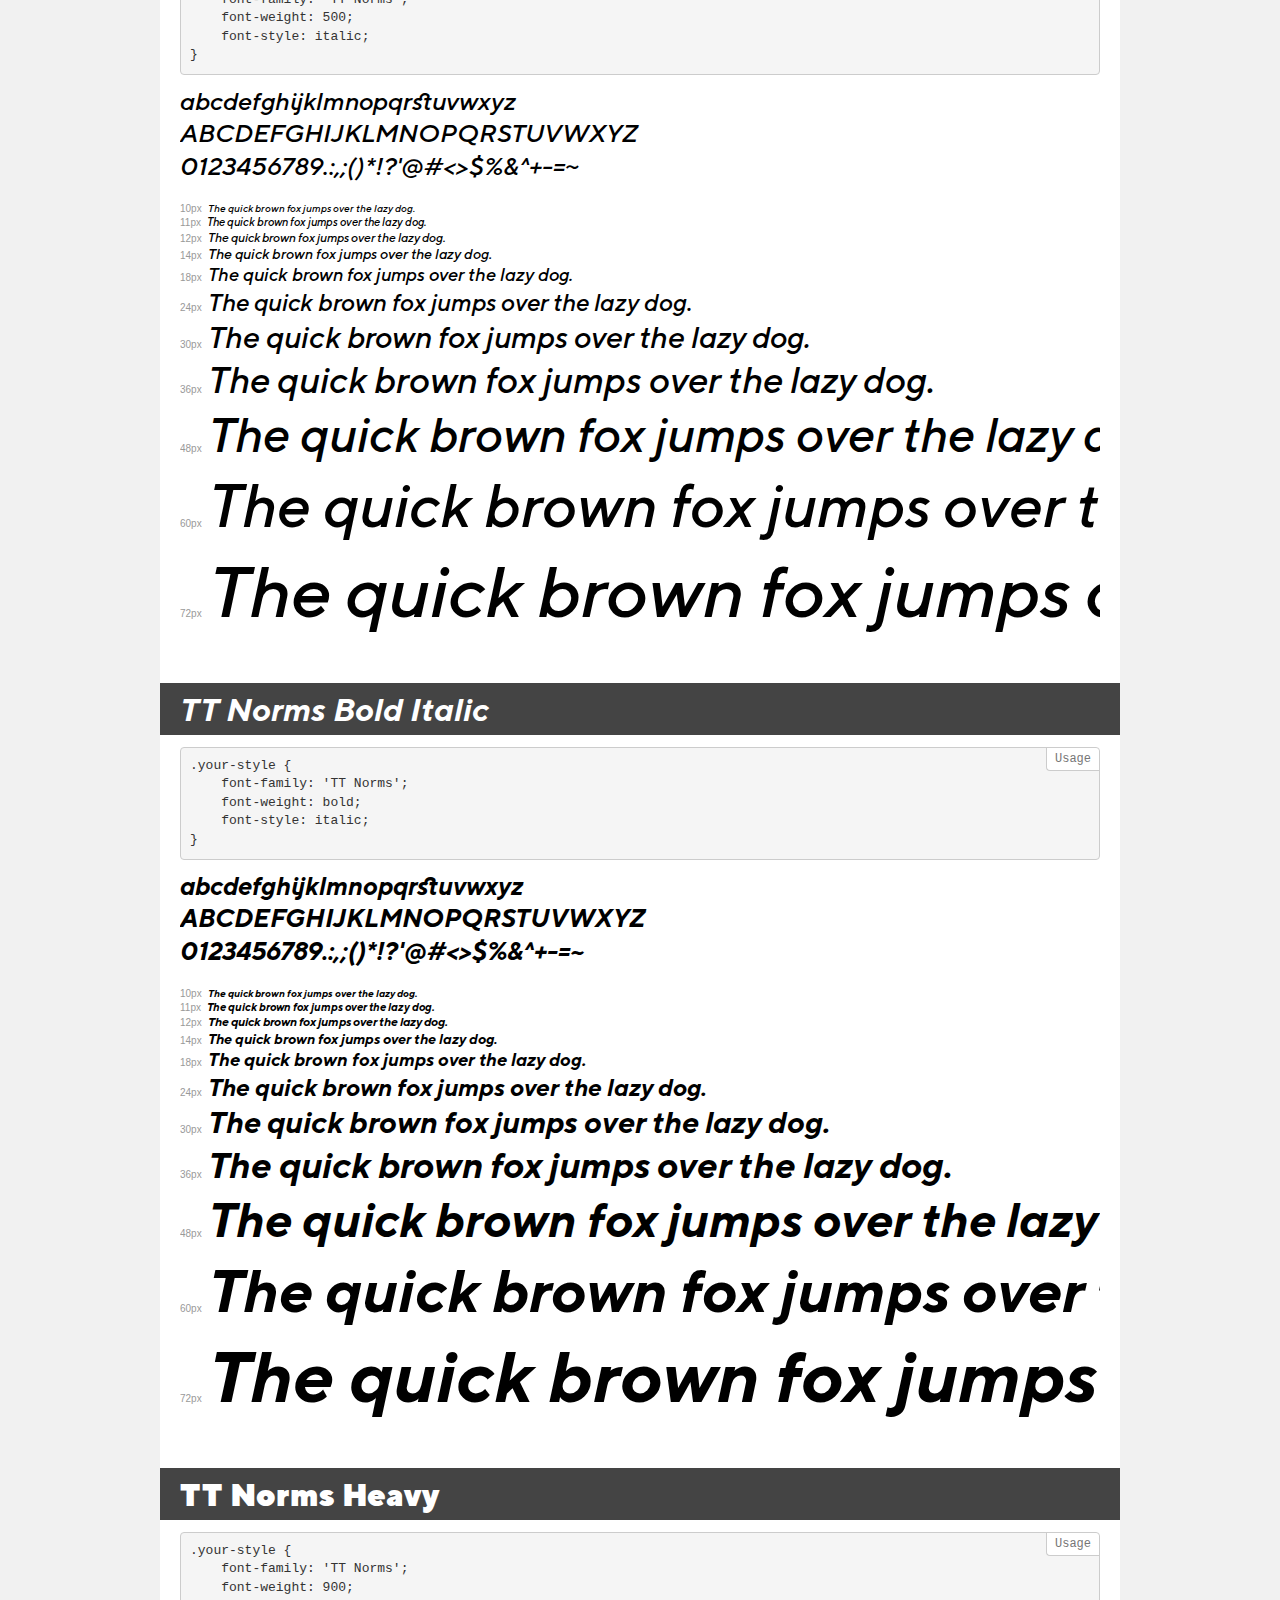
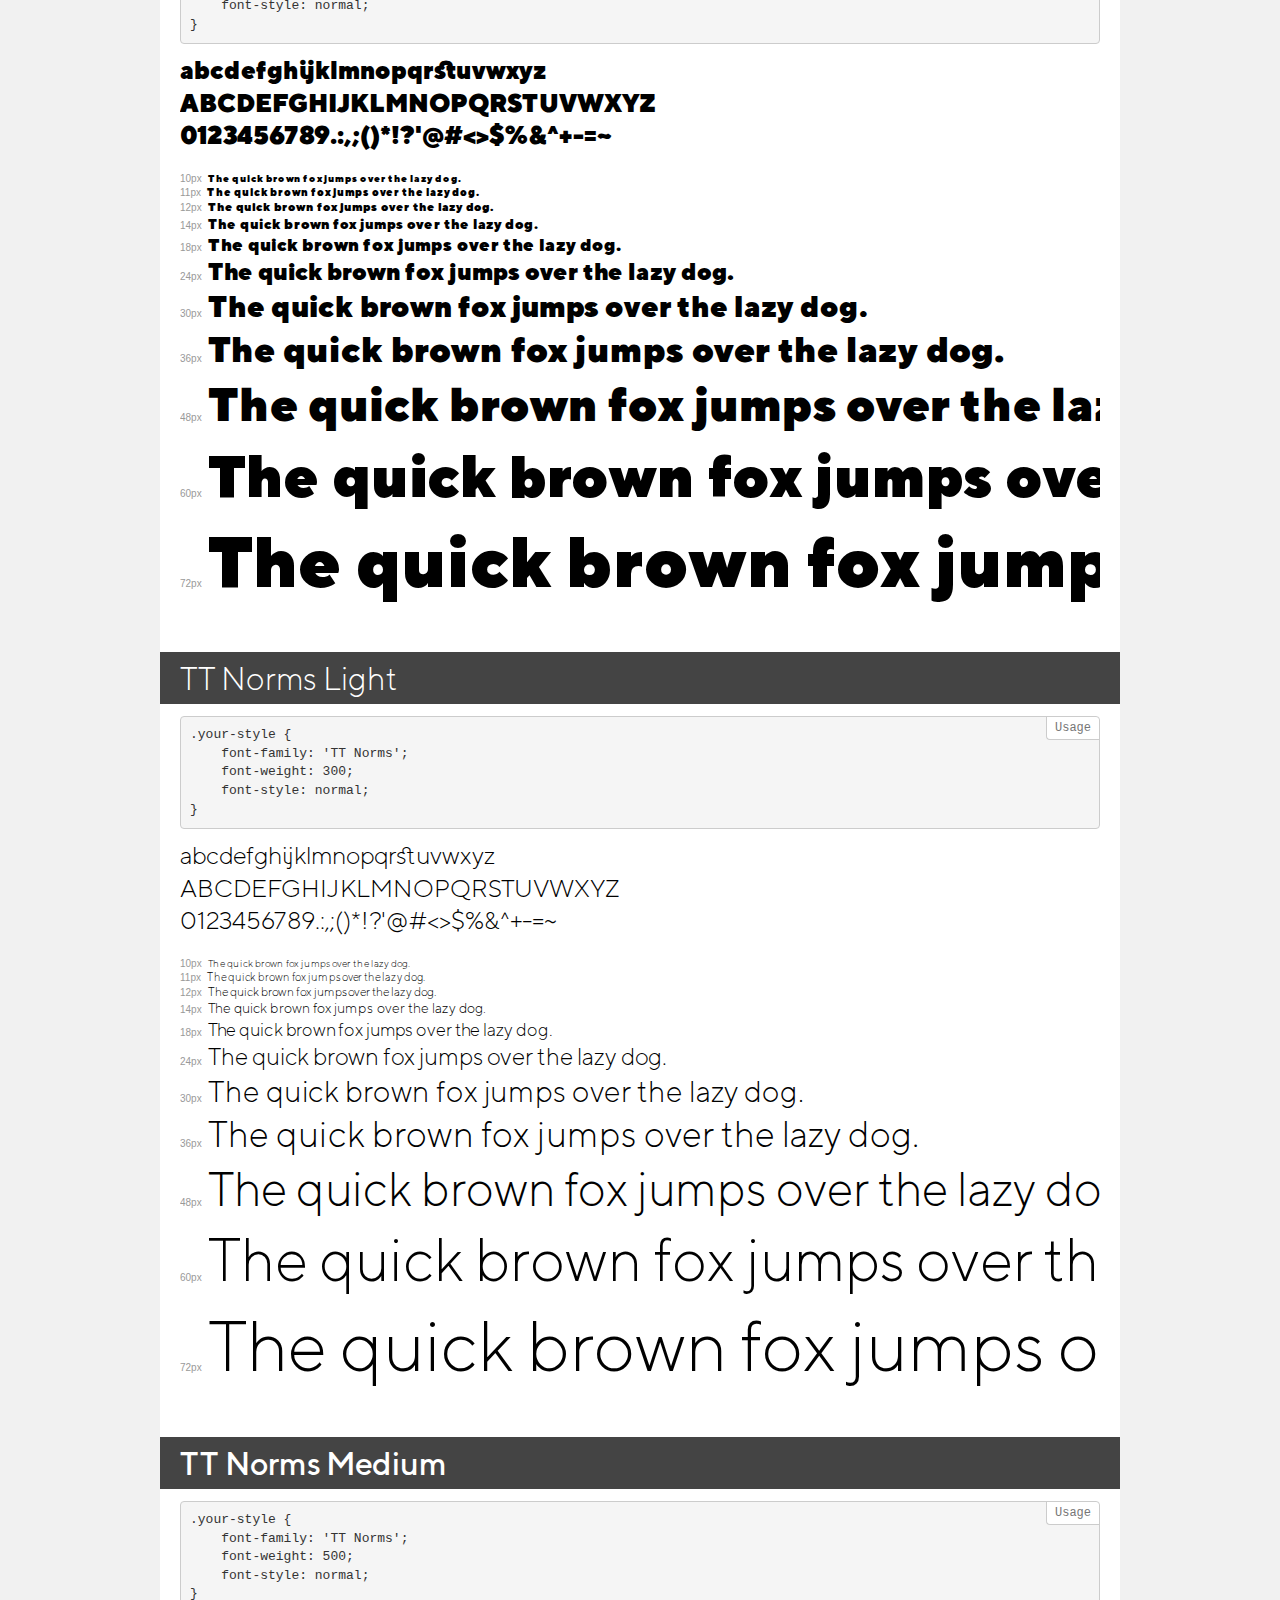
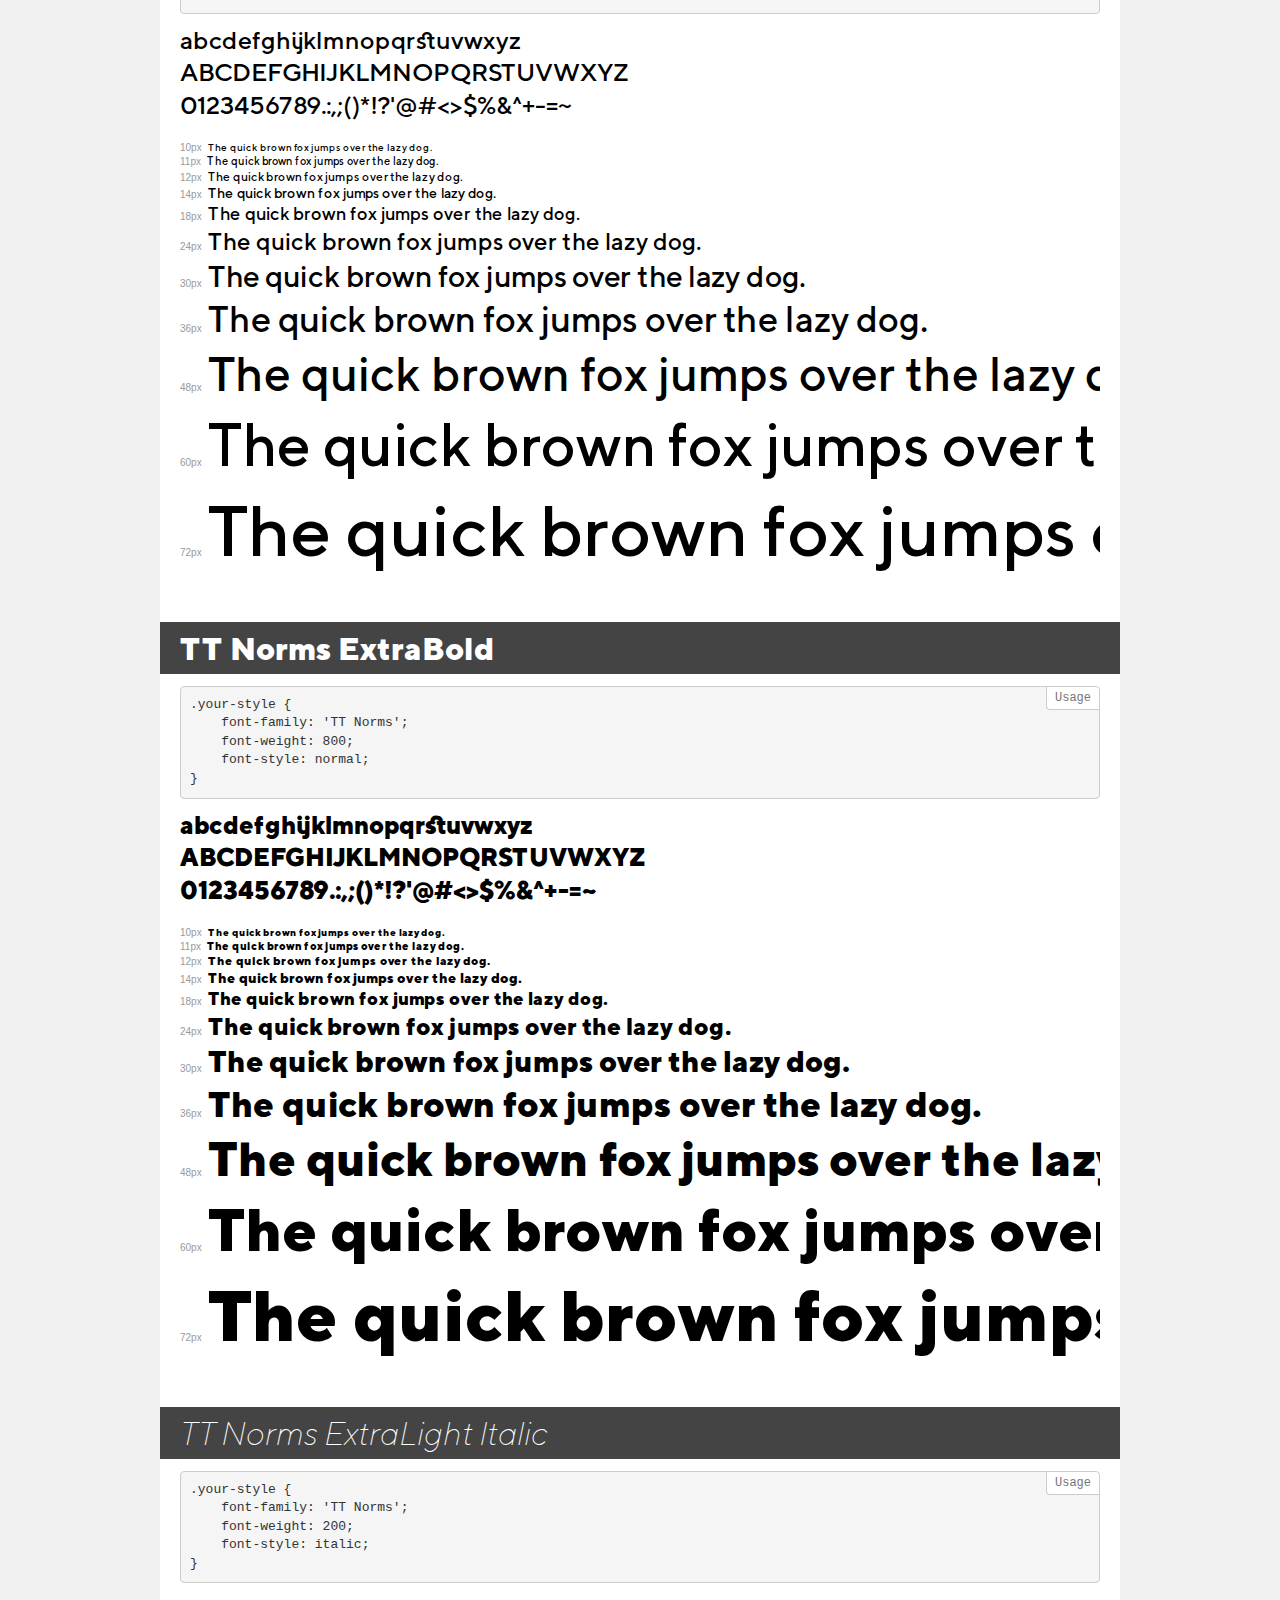
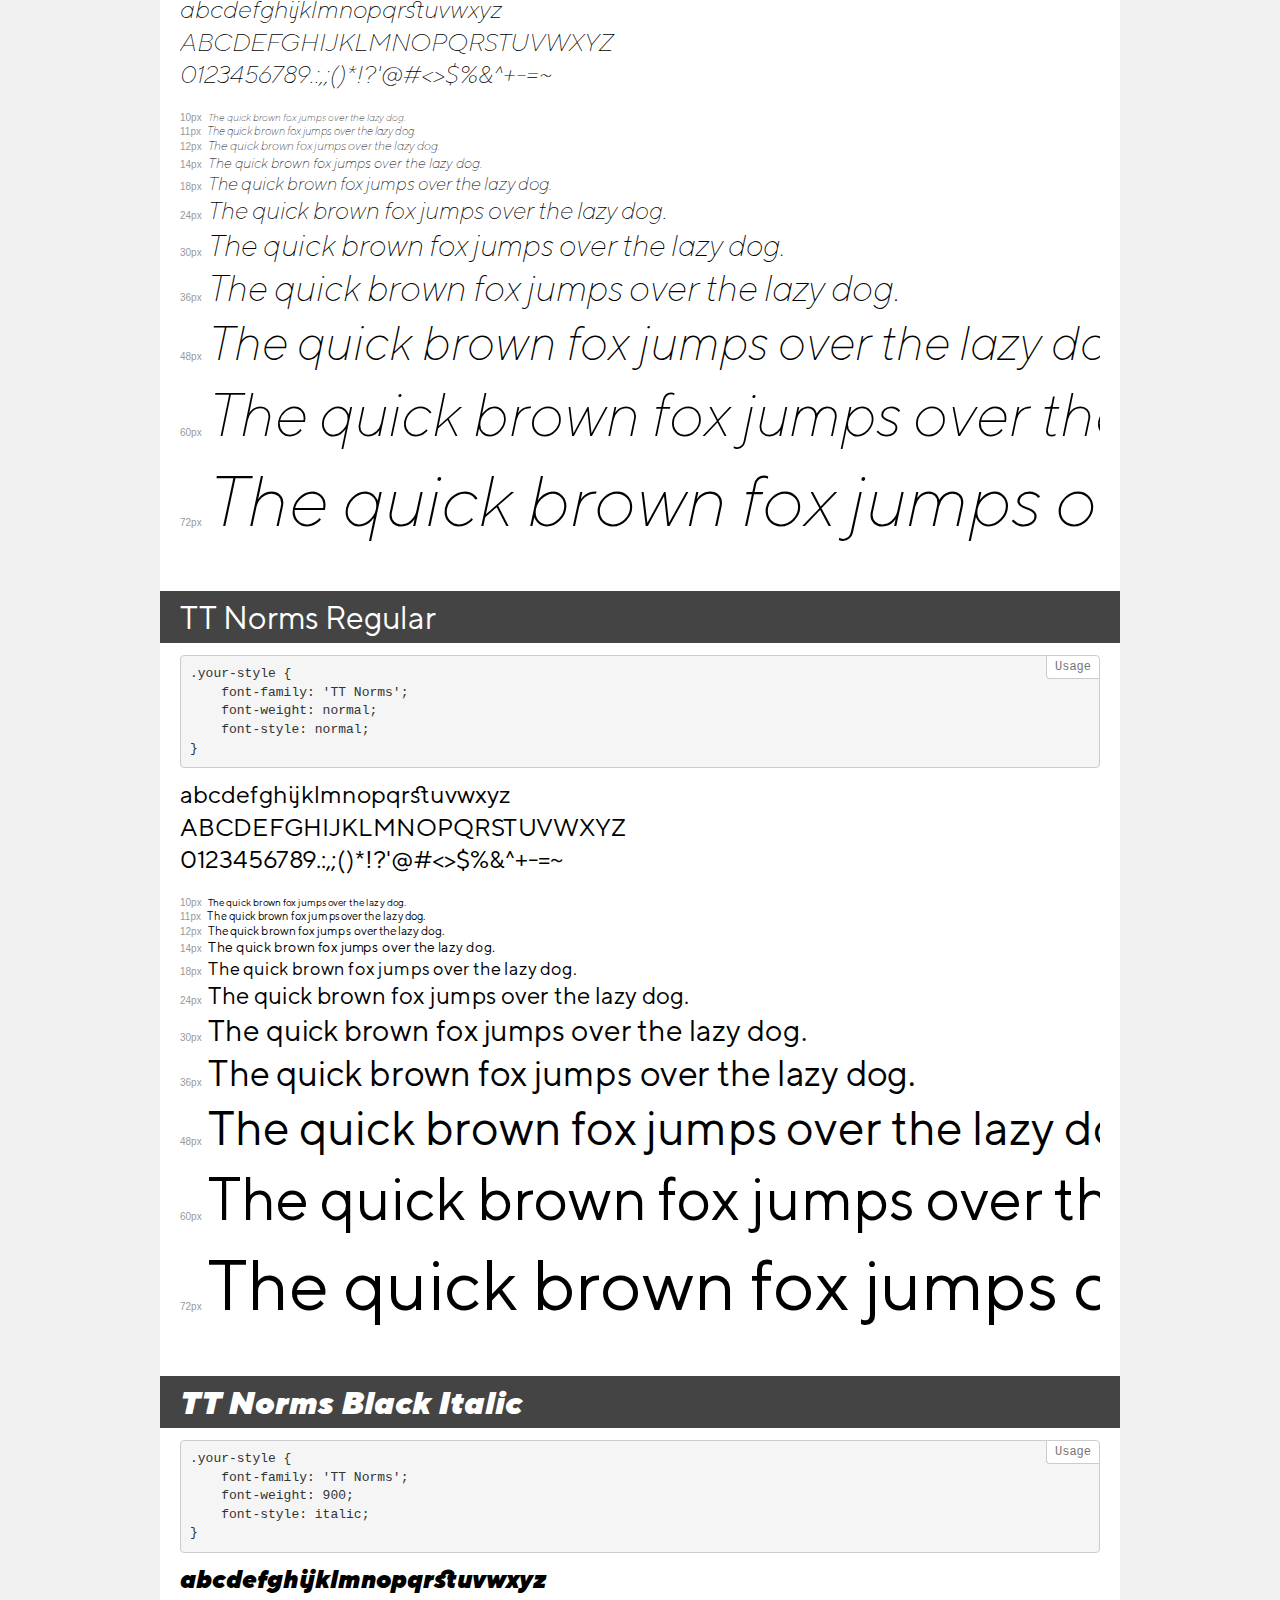
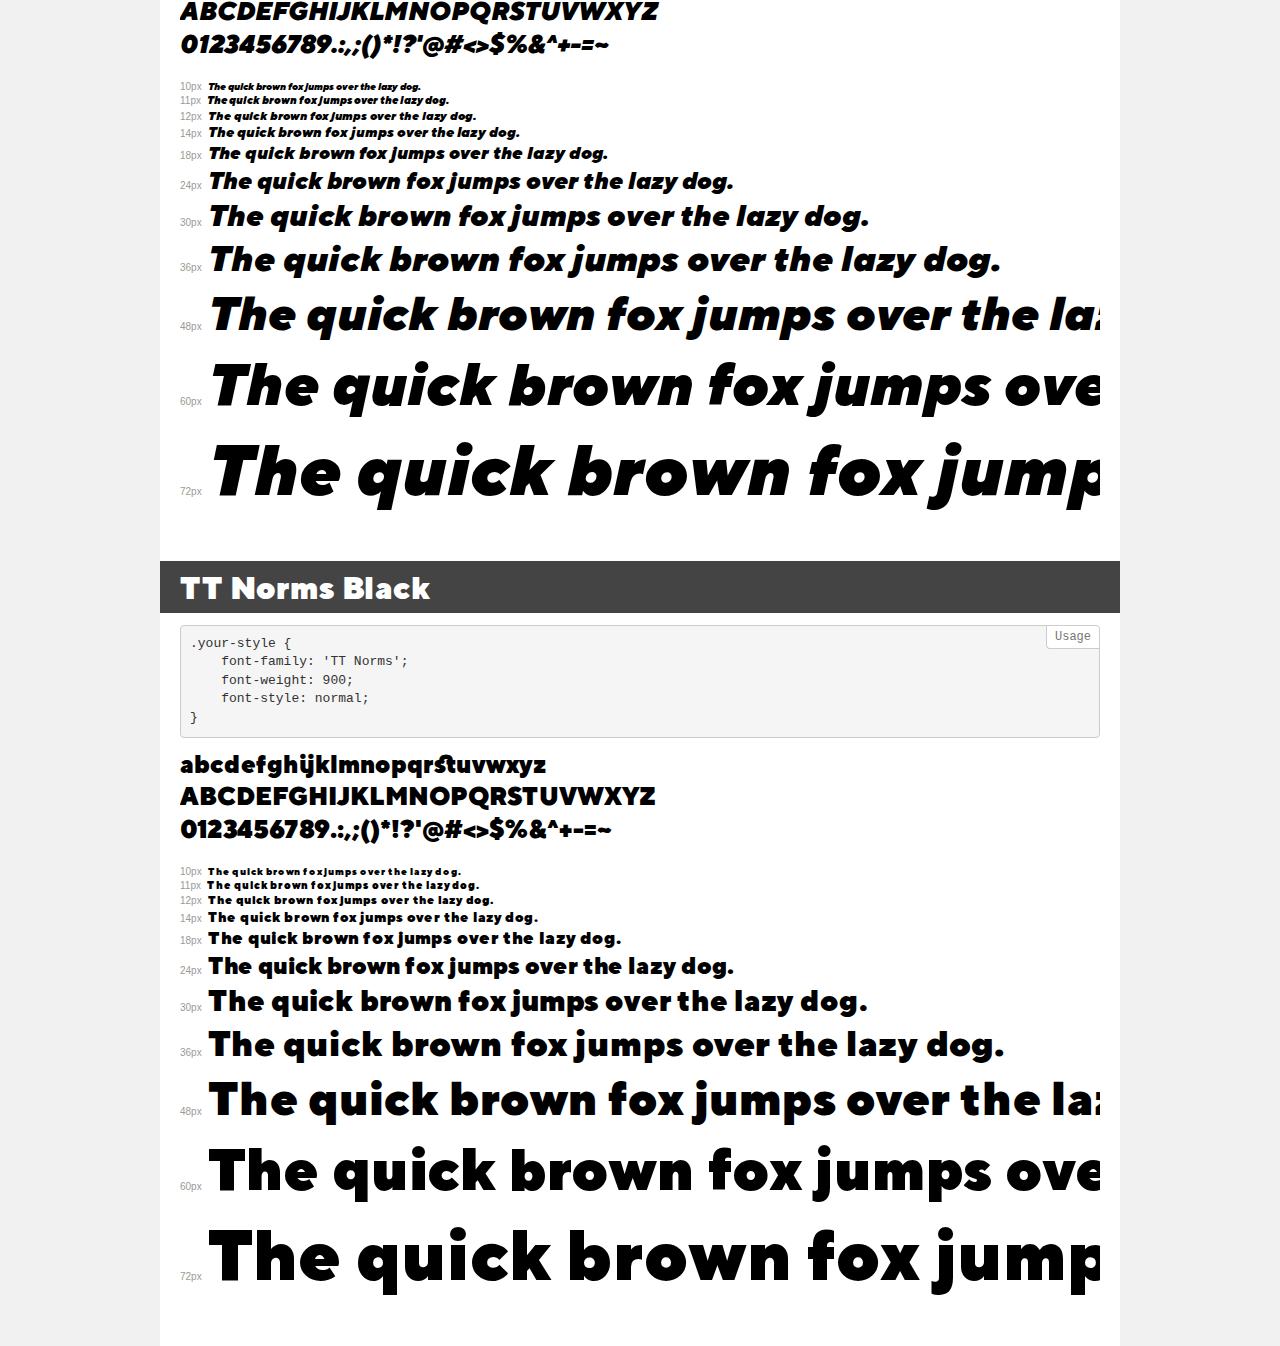
<file: fonts/TTNorms/demo.html>
<!DOCTYPE html>
<html>
<head>
    <meta charset="utf-8">
    <meta http-equiv="X-UA-Compatible" content="IE=edge">
    <meta name="viewport" content="width=device-width, initial-scale=1">
    <meta name="robots" content="noindex, noarchive">
    <meta name="format-detection" content="telephone=no">
    <title>Transfonter demo</title>
    <link href="stylesheet.css" rel="stylesheet">
    <style>
        /*
        http://meyerweb.com/eric/tools/css/reset/
        v2.0 | 20110126
        License: none (public domain)
        */
        html, body, div, span, applet, object, iframe,
        h1, h2, h3, h4, h5, h6, p, blockquote, pre,
        a, abbr, acronym, address, big, cite, code,
        del, dfn, em, img, ins, kbd, q, s, samp,
        small, strike, strong, sub, sup, tt, var,
        b, u, i, center,
        dl, dt, dd, ol, ul, li,
        fieldset, form, label, legend,
        table, caption, tbody, tfoot, thead, tr, th, td,
        article, aside, canvas, details, embed,
        figure, figcaption, footer, header, hgroup,
        menu, nav, output, ruby, section, summary,
        time, mark, audio, video {
            margin: 0;
            padding: 0;
            border: 0;
            font-size: 100%;
            font: inherit;
            vertical-align: baseline;
        }
        /* HTML5 display-role reset for older browsers */
        article, aside, details, figcaption, figure,
        footer, header, hgroup, menu, nav, section {
            display: block;
        }
        body {
            line-height: 1;
        }
        ol, ul {
            list-style: none;
        }
        blockquote, q {
            quotes: none;
        }
        blockquote:before, blockquote:after,
        q:before, q:after {
            content: '';
            content: none;
        }
        table {
            border-collapse: collapse;
            border-spacing: 0;
        }
        /* common styles */
        body {
            background: #f1f1f1;
            color: #000;
        }
        .page {
            background: #fff;
            width: 920px;
            margin: 0 auto;
            padding: 20px 20px 0 20px;
            overflow: hidden;
        }
        .font-container {
            overflow-x: auto;
            overflow-y: hidden;
            margin-bottom: 40px;
            line-height: 1.3;
            white-space: nowrap;
            padding-bottom: 5px;
        }
        h1 {
            position: relative;
            background: #444;
            font-size: 32px;
            color: #fff;
            padding: 10px 20px;
            margin: 0 -20px 12px -20px;
        }
        .letters {
            font-size: 25px;
            margin-bottom: 20px;
        }
        .s10:before {
            content: '10px';
        }
        .s11:before {
            content: '11px';
        }
        .s12:before {
            content: '12px';
        }
        .s14:before {
            content: '14px';
        }
        .s18:before {
            content: '18px';
        }
        .s24:before {
            content: '24px';
        }
        .s30:before {
            content: '30px';
        }
        .s36:before {
            content: '36px';
        }
        .s48:before {
            content: '48px';
        }
        .s60:before {
            content: '60px';
        }
        .s72:before {
            content: '72px';
        }
        .s10:before, .s11:before, .s12:before, .s14:before,
        .s18:before, .s24:before, .s30:before, .s36:before,
        .s48:before, .s60:before, .s72:before {
            font-family: Arial, sans-serif;
            font-size: 10px;
            font-weight: normal;
            font-style: normal;
            color: #999;
            padding-right: 6px;
        }
        pre {
            display: block;
            position: relative;
            padding: 9px;
            margin: 0 0 10px;
            font-family: Monaco, Menlo, Consolas, "Courier New", monospace !important;
            font-size: 13px;
            line-height: 1.428571429;
            color: #333;
            font-weight: normal !important;
            font-style: normal !important;
            background-color: #f5f5f5;
            border: 1px solid #ccc;
            overflow-x: auto;
            border-radius: 4px;
        }
        pre:after {
            display: block;
            position: absolute;
            right: 0;
            top: 0;
            content: 'Usage';
            line-height: 1;
            padding: 5px 8px;
            font-size: 12px;
            color: #767676;
            background-color: #fff;
            border: 1px solid #ccc;
            border-right: none;
            border-top: none;
            border-radius: 0 4px 0 4px;
            z-index: 10;
        }
        /* responsive */
        @media (max-width: 959px) {
            .page {
                width: auto;
                margin: 0;
            }
        }
    </style>
</head>
<body>
<div class="page">
    <div class="demo" style="font-family: 'TT Norms'; font-weight: bold; font-style: normal;">
        <h1>TT Norms Bold</h1>
        <pre>.your-style {
    font-family: 'TT Norms';
    font-weight: bold;
    font-style: normal;
}</pre>
        <div class="font-container">
            <p class="letters">
                abcdefghijklmnopqrstuvwxyz<br>
ABCDEFGHIJKLMNOPQRSTUVWXYZ<br>
                0123456789.:,;()*!?'@#<>$%&^+-=~
            </p>
            <p class="s10" style="font-size: 10px;">The quick brown fox jumps over the lazy dog.</p>
            <p class="s11" style="font-size: 11px;">The quick brown fox jumps over the lazy dog.</p>
            <p class="s12" style="font-size: 12px;">The quick brown fox jumps over the lazy dog.</p>
            <p class="s14" style="font-size: 14px;">The quick brown fox jumps over the lazy dog.</p>
            <p class="s18" style="font-size: 18px;">The quick brown fox jumps over the lazy dog.</p>
            <p class="s24" style="font-size: 24px;">The quick brown fox jumps over the lazy dog.</p>
            <p class="s30" style="font-size: 30px;">The quick brown fox jumps over the lazy dog.</p>
            <p class="s36" style="font-size: 36px;">The quick brown fox jumps over the lazy dog.</p>
            <p class="s48" style="font-size: 48px;">The quick brown fox jumps over the lazy dog.</p>
            <p class="s60" style="font-size: 60px;">The quick brown fox jumps over the lazy dog.</p>
            <p class="s72" style="font-size: 72px;">The quick brown fox jumps over the lazy dog.</p>
        </div>
    </div>
    <div class="demo" style="font-family: 'TT Norms'; font-weight: 100; font-style: italic;">
        <h1>TT Norms Thin Italic</h1>
        <pre>.your-style {
    font-family: 'TT Norms';
    font-weight: 100;
    font-style: italic;
}</pre>
        <div class="font-container">
            <p class="letters">
                abcdefghijklmnopqrstuvwxyz<br>
ABCDEFGHIJKLMNOPQRSTUVWXYZ<br>
                0123456789.:,;()*!?'@#<>$%&^+-=~
            </p>
            <p class="s10" style="font-size: 10px;">The quick brown fox jumps over the lazy dog.</p>
            <p class="s11" style="font-size: 11px;">The quick brown fox jumps over the lazy dog.</p>
            <p class="s12" style="font-size: 12px;">The quick brown fox jumps over the lazy dog.</p>
            <p class="s14" style="font-size: 14px;">The quick brown fox jumps over the lazy dog.</p>
            <p class="s18" style="font-size: 18px;">The quick brown fox jumps over the lazy dog.</p>
            <p class="s24" style="font-size: 24px;">The quick brown fox jumps over the lazy dog.</p>
            <p class="s30" style="font-size: 30px;">The quick brown fox jumps over the lazy dog.</p>
            <p class="s36" style="font-size: 36px;">The quick brown fox jumps over the lazy dog.</p>
            <p class="s48" style="font-size: 48px;">The quick brown fox jumps over the lazy dog.</p>
            <p class="s60" style="font-size: 60px;">The quick brown fox jumps over the lazy dog.</p>
            <p class="s72" style="font-size: 72px;">The quick brown fox jumps over the lazy dog.</p>
        </div>
    </div>
    <div class="demo" style="font-family: 'TT Norms'; font-weight: 100; font-style: normal;">
        <h1>TT Norms Thin</h1>
        <pre>.your-style {
    font-family: 'TT Norms';
    font-weight: 100;
    font-style: normal;
}</pre>
        <div class="font-container">
            <p class="letters">
                abcdefghijklmnopqrstuvwxyz<br>
ABCDEFGHIJKLMNOPQRSTUVWXYZ<br>
                0123456789.:,;()*!?'@#<>$%&^+-=~
            </p>
            <p class="s10" style="font-size: 10px;">The quick brown fox jumps over the lazy dog.</p>
            <p class="s11" style="font-size: 11px;">The quick brown fox jumps over the lazy dog.</p>
            <p class="s12" style="font-size: 12px;">The quick brown fox jumps over the lazy dog.</p>
            <p class="s14" style="font-size: 14px;">The quick brown fox jumps over the lazy dog.</p>
            <p class="s18" style="font-size: 18px;">The quick brown fox jumps over the lazy dog.</p>
            <p class="s24" style="font-size: 24px;">The quick brown fox jumps over the lazy dog.</p>
            <p class="s30" style="font-size: 30px;">The quick brown fox jumps over the lazy dog.</p>
            <p class="s36" style="font-size: 36px;">The quick brown fox jumps over the lazy dog.</p>
            <p class="s48" style="font-size: 48px;">The quick brown fox jumps over the lazy dog.</p>
            <p class="s60" style="font-size: 60px;">The quick brown fox jumps over the lazy dog.</p>
            <p class="s72" style="font-size: 72px;">The quick brown fox jumps over the lazy dog.</p>
        </div>
    </div>
    <div class="demo" style="font-family: 'TT Norms'; font-weight: 300; font-style: italic;">
        <h1>TT Norms Light Italic</h1>
        <pre>.your-style {
    font-family: 'TT Norms';
    font-weight: 300;
    font-style: italic;
}</pre>
        <div class="font-container">
            <p class="letters">
                abcdefghijklmnopqrstuvwxyz<br>
ABCDEFGHIJKLMNOPQRSTUVWXYZ<br>
                0123456789.:,;()*!?'@#<>$%&^+-=~
            </p>
            <p class="s10" style="font-size: 10px;">The quick brown fox jumps over the lazy dog.</p>
            <p class="s11" style="font-size: 11px;">The quick brown fox jumps over the lazy dog.</p>
            <p class="s12" style="font-size: 12px;">The quick brown fox jumps over the lazy dog.</p>
            <p class="s14" style="font-size: 14px;">The quick brown fox jumps over the lazy dog.</p>
            <p class="s18" style="font-size: 18px;">The quick brown fox jumps over the lazy dog.</p>
            <p class="s24" style="font-size: 24px;">The quick brown fox jumps over the lazy dog.</p>
            <p class="s30" style="font-size: 30px;">The quick brown fox jumps over the lazy dog.</p>
            <p class="s36" style="font-size: 36px;">The quick brown fox jumps over the lazy dog.</p>
            <p class="s48" style="font-size: 48px;">The quick brown fox jumps over the lazy dog.</p>
            <p class="s60" style="font-size: 60px;">The quick brown fox jumps over the lazy dog.</p>
            <p class="s72" style="font-size: 72px;">The quick brown fox jumps over the lazy dog.</p>
        </div>
    </div>
    <div class="demo" style="font-family: 'TT Norms'; font-weight: 800; font-style: italic;">
        <h1>TT Norms ExtraBold Italic</h1>
        <pre>.your-style {
    font-family: 'TT Norms';
    font-weight: 800;
    font-style: italic;
}</pre>
        <div class="font-container">
            <p class="letters">
                abcdefghijklmnopqrstuvwxyz<br>
ABCDEFGHIJKLMNOPQRSTUVWXYZ<br>
                0123456789.:,;()*!?'@#<>$%&^+-=~
            </p>
            <p class="s10" style="font-size: 10px;">The quick brown fox jumps over the lazy dog.</p>
            <p class="s11" style="font-size: 11px;">The quick brown fox jumps over the lazy dog.</p>
            <p class="s12" style="font-size: 12px;">The quick brown fox jumps over the lazy dog.</p>
            <p class="s14" style="font-size: 14px;">The quick brown fox jumps over the lazy dog.</p>
            <p class="s18" style="font-size: 18px;">The quick brown fox jumps over the lazy dog.</p>
            <p class="s24" style="font-size: 24px;">The quick brown fox jumps over the lazy dog.</p>
            <p class="s30" style="font-size: 30px;">The quick brown fox jumps over the lazy dog.</p>
            <p class="s36" style="font-size: 36px;">The quick brown fox jumps over the lazy dog.</p>
            <p class="s48" style="font-size: 48px;">The quick brown fox jumps over the lazy dog.</p>
            <p class="s60" style="font-size: 60px;">The quick brown fox jumps over the lazy dog.</p>
            <p class="s72" style="font-size: 72px;">The quick brown fox jumps over the lazy dog.</p>
        </div>
    </div>
    <div class="demo" style="font-family: 'TT Norms'; font-weight: normal; font-style: italic;">
        <h1>TT Norms Italic</h1>
        <pre>.your-style {
    font-family: 'TT Norms';
    font-weight: normal;
    font-style: italic;
}</pre>
        <div class="font-container">
            <p class="letters">
                abcdefghijklmnopqrstuvwxyz<br>
ABCDEFGHIJKLMNOPQRSTUVWXYZ<br>
                0123456789.:,;()*!?'@#<>$%&^+-=~
            </p>
            <p class="s10" style="font-size: 10px;">The quick brown fox jumps over the lazy dog.</p>
            <p class="s11" style="font-size: 11px;">The quick brown fox jumps over the lazy dog.</p>
            <p class="s12" style="font-size: 12px;">The quick brown fox jumps over the lazy dog.</p>
            <p class="s14" style="font-size: 14px;">The quick brown fox jumps over the lazy dog.</p>
            <p class="s18" style="font-size: 18px;">The quick brown fox jumps over the lazy dog.</p>
            <p class="s24" style="font-size: 24px;">The quick brown fox jumps over the lazy dog.</p>
            <p class="s30" style="font-size: 30px;">The quick brown fox jumps over the lazy dog.</p>
            <p class="s36" style="font-size: 36px;">The quick brown fox jumps over the lazy dog.</p>
            <p class="s48" style="font-size: 48px;">The quick brown fox jumps over the lazy dog.</p>
            <p class="s60" style="font-size: 60px;">The quick brown fox jumps over the lazy dog.</p>
            <p class="s72" style="font-size: 72px;">The quick brown fox jumps over the lazy dog.</p>
        </div>
    </div>
    <div class="demo" style="font-family: 'TT Norms'; font-weight: 200; font-style: normal;">
        <h1>TT Norms ExtraLight</h1>
        <pre>.your-style {
    font-family: 'TT Norms';
    font-weight: 200;
    font-style: normal;
}</pre>
        <div class="font-container">
            <p class="letters">
                abcdefghijklmnopqrstuvwxyz<br>
ABCDEFGHIJKLMNOPQRSTUVWXYZ<br>
                0123456789.:,;()*!?'@#<>$%&^+-=~
            </p>
            <p class="s10" style="font-size: 10px;">The quick brown fox jumps over the lazy dog.</p>
            <p class="s11" style="font-size: 11px;">The quick brown fox jumps over the lazy dog.</p>
            <p class="s12" style="font-size: 12px;">The quick brown fox jumps over the lazy dog.</p>
            <p class="s14" style="font-size: 14px;">The quick brown fox jumps over the lazy dog.</p>
            <p class="s18" style="font-size: 18px;">The quick brown fox jumps over the lazy dog.</p>
            <p class="s24" style="font-size: 24px;">The quick brown fox jumps over the lazy dog.</p>
            <p class="s30" style="font-size: 30px;">The quick brown fox jumps over the lazy dog.</p>
            <p class="s36" style="font-size: 36px;">The quick brown fox jumps over the lazy dog.</p>
            <p class="s48" style="font-size: 48px;">The quick brown fox jumps over the lazy dog.</p>
            <p class="s60" style="font-size: 60px;">The quick brown fox jumps over the lazy dog.</p>
            <p class="s72" style="font-size: 72px;">The quick brown fox jumps over the lazy dog.</p>
        </div>
    </div>
    <div class="demo" style="font-family: 'TT Norms'; font-weight: 900; font-style: italic;">
        <h1>TT Norms Heavy Italic</h1>
        <pre>.your-style {
    font-family: 'TT Norms';
    font-weight: 900;
    font-style: italic;
}</pre>
        <div class="font-container">
            <p class="letters">
                abcdefghijklmnopqrstuvwxyz<br>
ABCDEFGHIJKLMNOPQRSTUVWXYZ<br>
                0123456789.:,;()*!?'@#<>$%&^+-=~
            </p>
            <p class="s10" style="font-size: 10px;">The quick brown fox jumps over the lazy dog.</p>
            <p class="s11" style="font-size: 11px;">The quick brown fox jumps over the lazy dog.</p>
            <p class="s12" style="font-size: 12px;">The quick brown fox jumps over the lazy dog.</p>
            <p class="s14" style="font-size: 14px;">The quick brown fox jumps over the lazy dog.</p>
            <p class="s18" style="font-size: 18px;">The quick brown fox jumps over the lazy dog.</p>
            <p class="s24" style="font-size: 24px;">The quick brown fox jumps over the lazy dog.</p>
            <p class="s30" style="font-size: 30px;">The quick brown fox jumps over the lazy dog.</p>
            <p class="s36" style="font-size: 36px;">The quick brown fox jumps over the lazy dog.</p>
            <p class="s48" style="font-size: 48px;">The quick brown fox jumps over the lazy dog.</p>
            <p class="s60" style="font-size: 60px;">The quick brown fox jumps over the lazy dog.</p>
            <p class="s72" style="font-size: 72px;">The quick brown fox jumps over the lazy dog.</p>
        </div>
    </div>
    <div class="demo" style="font-family: 'TT Norms'; font-weight: 500; font-style: italic;">
        <h1>TT Norms Medium Italic</h1>
        <pre>.your-style {
    font-family: 'TT Norms';
    font-weight: 500;
    font-style: italic;
}</pre>
        <div class="font-container">
            <p class="letters">
                abcdefghijklmnopqrstuvwxyz<br>
ABCDEFGHIJKLMNOPQRSTUVWXYZ<br>
                0123456789.:,;()*!?'@#<>$%&^+-=~
            </p>
            <p class="s10" style="font-size: 10px;">The quick brown fox jumps over the lazy dog.</p>
            <p class="s11" style="font-size: 11px;">The quick brown fox jumps over the lazy dog.</p>
            <p class="s12" style="font-size: 12px;">The quick brown fox jumps over the lazy dog.</p>
            <p class="s14" style="font-size: 14px;">The quick brown fox jumps over the lazy dog.</p>
            <p class="s18" style="font-size: 18px;">The quick brown fox jumps over the lazy dog.</p>
            <p class="s24" style="font-size: 24px;">The quick brown fox jumps over the lazy dog.</p>
            <p class="s30" style="font-size: 30px;">The quick brown fox jumps over the lazy dog.</p>
            <p class="s36" style="font-size: 36px;">The quick brown fox jumps over the lazy dog.</p>
            <p class="s48" style="font-size: 48px;">The quick brown fox jumps over the lazy dog.</p>
            <p class="s60" style="font-size: 60px;">The quick brown fox jumps over the lazy dog.</p>
            <p class="s72" style="font-size: 72px;">The quick brown fox jumps over the lazy dog.</p>
        </div>
    </div>
    <div class="demo" style="font-family: 'TT Norms'; font-weight: bold; font-style: italic;">
        <h1>TT Norms Bold Italic</h1>
        <pre>.your-style {
    font-family: 'TT Norms';
    font-weight: bold;
    font-style: italic;
}</pre>
        <div class="font-container">
            <p class="letters">
                abcdefghijklmnopqrstuvwxyz<br>
ABCDEFGHIJKLMNOPQRSTUVWXYZ<br>
                0123456789.:,;()*!?'@#<>$%&^+-=~
            </p>
            <p class="s10" style="font-size: 10px;">The quick brown fox jumps over the lazy dog.</p>
            <p class="s11" style="font-size: 11px;">The quick brown fox jumps over the lazy dog.</p>
            <p class="s12" style="font-size: 12px;">The quick brown fox jumps over the lazy dog.</p>
            <p class="s14" style="font-size: 14px;">The quick brown fox jumps over the lazy dog.</p>
            <p class="s18" style="font-size: 18px;">The quick brown fox jumps over the lazy dog.</p>
            <p class="s24" style="font-size: 24px;">The quick brown fox jumps over the lazy dog.</p>
            <p class="s30" style="font-size: 30px;">The quick brown fox jumps over the lazy dog.</p>
            <p class="s36" style="font-size: 36px;">The quick brown fox jumps over the lazy dog.</p>
            <p class="s48" style="font-size: 48px;">The quick brown fox jumps over the lazy dog.</p>
            <p class="s60" style="font-size: 60px;">The quick brown fox jumps over the lazy dog.</p>
            <p class="s72" style="font-size: 72px;">The quick brown fox jumps over the lazy dog.</p>
        </div>
    </div>
    <div class="demo" style="font-family: 'TT Norms'; font-weight: 900; font-style: normal;">
        <h1>TT Norms Heavy</h1>
        <pre>.your-style {
    font-family: 'TT Norms';
    font-weight: 900;
    font-style: normal;
}</pre>
        <div class="font-container">
            <p class="letters">
                abcdefghijklmnopqrstuvwxyz<br>
ABCDEFGHIJKLMNOPQRSTUVWXYZ<br>
                0123456789.:,;()*!?'@#<>$%&^+-=~
            </p>
            <p class="s10" style="font-size: 10px;">The quick brown fox jumps over the lazy dog.</p>
            <p class="s11" style="font-size: 11px;">The quick brown fox jumps over the lazy dog.</p>
            <p class="s12" style="font-size: 12px;">The quick brown fox jumps over the lazy dog.</p>
            <p class="s14" style="font-size: 14px;">The quick brown fox jumps over the lazy dog.</p>
            <p class="s18" style="font-size: 18px;">The quick brown fox jumps over the lazy dog.</p>
            <p class="s24" style="font-size: 24px;">The quick brown fox jumps over the lazy dog.</p>
            <p class="s30" style="font-size: 30px;">The quick brown fox jumps over the lazy dog.</p>
            <p class="s36" style="font-size: 36px;">The quick brown fox jumps over the lazy dog.</p>
            <p class="s48" style="font-size: 48px;">The quick brown fox jumps over the lazy dog.</p>
            <p class="s60" style="font-size: 60px;">The quick brown fox jumps over the lazy dog.</p>
            <p class="s72" style="font-size: 72px;">The quick brown fox jumps over the lazy dog.</p>
        </div>
    </div>
    <div class="demo" style="font-family: 'TT Norms'; font-weight: 300; font-style: normal;">
        <h1>TT Norms Light</h1>
        <pre>.your-style {
    font-family: 'TT Norms';
    font-weight: 300;
    font-style: normal;
}</pre>
        <div class="font-container">
            <p class="letters">
                abcdefghijklmnopqrstuvwxyz<br>
ABCDEFGHIJKLMNOPQRSTUVWXYZ<br>
                0123456789.:,;()*!?'@#<>$%&^+-=~
            </p>
            <p class="s10" style="font-size: 10px;">The quick brown fox jumps over the lazy dog.</p>
            <p class="s11" style="font-size: 11px;">The quick brown fox jumps over the lazy dog.</p>
            <p class="s12" style="font-size: 12px;">The quick brown fox jumps over the lazy dog.</p>
            <p class="s14" style="font-size: 14px;">The quick brown fox jumps over the lazy dog.</p>
            <p class="s18" style="font-size: 18px;">The quick brown fox jumps over the lazy dog.</p>
            <p class="s24" style="font-size: 24px;">The quick brown fox jumps over the lazy dog.</p>
            <p class="s30" style="font-size: 30px;">The quick brown fox jumps over the lazy dog.</p>
            <p class="s36" style="font-size: 36px;">The quick brown fox jumps over the lazy dog.</p>
            <p class="s48" style="font-size: 48px;">The quick brown fox jumps over the lazy dog.</p>
            <p class="s60" style="font-size: 60px;">The quick brown fox jumps over the lazy dog.</p>
            <p class="s72" style="font-size: 72px;">The quick brown fox jumps over the lazy dog.</p>
        </div>
    </div>
    <div class="demo" style="font-family: 'TT Norms'; font-weight: 500; font-style: normal;">
        <h1>TT Norms Medium</h1>
        <pre>.your-style {
    font-family: 'TT Norms';
    font-weight: 500;
    font-style: normal;
}</pre>
        <div class="font-container">
            <p class="letters">
                abcdefghijklmnopqrstuvwxyz<br>
ABCDEFGHIJKLMNOPQRSTUVWXYZ<br>
                0123456789.:,;()*!?'@#<>$%&^+-=~
            </p>
            <p class="s10" style="font-size: 10px;">The quick brown fox jumps over the lazy dog.</p>
            <p class="s11" style="font-size: 11px;">The quick brown fox jumps over the lazy dog.</p>
            <p class="s12" style="font-size: 12px;">The quick brown fox jumps over the lazy dog.</p>
            <p class="s14" style="font-size: 14px;">The quick brown fox jumps over the lazy dog.</p>
            <p class="s18" style="font-size: 18px;">The quick brown fox jumps over the lazy dog.</p>
            <p class="s24" style="font-size: 24px;">The quick brown fox jumps over the lazy dog.</p>
            <p class="s30" style="font-size: 30px;">The quick brown fox jumps over the lazy dog.</p>
            <p class="s36" style="font-size: 36px;">The quick brown fox jumps over the lazy dog.</p>
            <p class="s48" style="font-size: 48px;">The quick brown fox jumps over the lazy dog.</p>
            <p class="s60" style="font-size: 60px;">The quick brown fox jumps over the lazy dog.</p>
            <p class="s72" style="font-size: 72px;">The quick brown fox jumps over the lazy dog.</p>
        </div>
    </div>
    <div class="demo" style="font-family: 'TT Norms'; font-weight: 800; font-style: normal;">
        <h1>TT Norms ExtraBold</h1>
        <pre>.your-style {
    font-family: 'TT Norms';
    font-weight: 800;
    font-style: normal;
}</pre>
        <div class="font-container">
            <p class="letters">
                abcdefghijklmnopqrstuvwxyz<br>
ABCDEFGHIJKLMNOPQRSTUVWXYZ<br>
                0123456789.:,;()*!?'@#<>$%&^+-=~
            </p>
            <p class="s10" style="font-size: 10px;">The quick brown fox jumps over the lazy dog.</p>
            <p class="s11" style="font-size: 11px;">The quick brown fox jumps over the lazy dog.</p>
            <p class="s12" style="font-size: 12px;">The quick brown fox jumps over the lazy dog.</p>
            <p class="s14" style="font-size: 14px;">The quick brown fox jumps over the lazy dog.</p>
            <p class="s18" style="font-size: 18px;">The quick brown fox jumps over the lazy dog.</p>
            <p class="s24" style="font-size: 24px;">The quick brown fox jumps over the lazy dog.</p>
            <p class="s30" style="font-size: 30px;">The quick brown fox jumps over the lazy dog.</p>
            <p class="s36" style="font-size: 36px;">The quick brown fox jumps over the lazy dog.</p>
            <p class="s48" style="font-size: 48px;">The quick brown fox jumps over the lazy dog.</p>
            <p class="s60" style="font-size: 60px;">The quick brown fox jumps over the lazy dog.</p>
            <p class="s72" style="font-size: 72px;">The quick brown fox jumps over the lazy dog.</p>
        </div>
    </div>
    <div class="demo" style="font-family: 'TT Norms'; font-weight: 200; font-style: italic;">
        <h1>TT Norms ExtraLight Italic</h1>
        <pre>.your-style {
    font-family: 'TT Norms';
    font-weight: 200;
    font-style: italic;
}</pre>
        <div class="font-container">
            <p class="letters">
                abcdefghijklmnopqrstuvwxyz<br>
ABCDEFGHIJKLMNOPQRSTUVWXYZ<br>
                0123456789.:,;()*!?'@#<>$%&^+-=~
            </p>
            <p class="s10" style="font-size: 10px;">The quick brown fox jumps over the lazy dog.</p>
            <p class="s11" style="font-size: 11px;">The quick brown fox jumps over the lazy dog.</p>
            <p class="s12" style="font-size: 12px;">The quick brown fox jumps over the lazy dog.</p>
            <p class="s14" style="font-size: 14px;">The quick brown fox jumps over the lazy dog.</p>
            <p class="s18" style="font-size: 18px;">The quick brown fox jumps over the lazy dog.</p>
            <p class="s24" style="font-size: 24px;">The quick brown fox jumps over the lazy dog.</p>
            <p class="s30" style="font-size: 30px;">The quick brown fox jumps over the lazy dog.</p>
            <p class="s36" style="font-size: 36px;">The quick brown fox jumps over the lazy dog.</p>
            <p class="s48" style="font-size: 48px;">The quick brown fox jumps over the lazy dog.</p>
            <p class="s60" style="font-size: 60px;">The quick brown fox jumps over the lazy dog.</p>
            <p class="s72" style="font-size: 72px;">The quick brown fox jumps over the lazy dog.</p>
        </div>
    </div>
    <div class="demo" style="font-family: 'TT Norms'; font-weight: normal; font-style: normal;">
        <h1>TT Norms Regular</h1>
        <pre>.your-style {
    font-family: 'TT Norms';
    font-weight: normal;
    font-style: normal;
}</pre>
        <div class="font-container">
            <p class="letters">
                abcdefghijklmnopqrstuvwxyz<br>
ABCDEFGHIJKLMNOPQRSTUVWXYZ<br>
                0123456789.:,;()*!?'@#<>$%&^+-=~
            </p>
            <p class="s10" style="font-size: 10px;">The quick brown fox jumps over the lazy dog.</p>
            <p class="s11" style="font-size: 11px;">The quick brown fox jumps over the lazy dog.</p>
            <p class="s12" style="font-size: 12px;">The quick brown fox jumps over the lazy dog.</p>
            <p class="s14" style="font-size: 14px;">The quick brown fox jumps over the lazy dog.</p>
            <p class="s18" style="font-size: 18px;">The quick brown fox jumps over the lazy dog.</p>
            <p class="s24" style="font-size: 24px;">The quick brown fox jumps over the lazy dog.</p>
            <p class="s30" style="font-size: 30px;">The quick brown fox jumps over the lazy dog.</p>
            <p class="s36" style="font-size: 36px;">The quick brown fox jumps over the lazy dog.</p>
            <p class="s48" style="font-size: 48px;">The quick brown fox jumps over the lazy dog.</p>
            <p class="s60" style="font-size: 60px;">The quick brown fox jumps over the lazy dog.</p>
            <p class="s72" style="font-size: 72px;">The quick brown fox jumps over the lazy dog.</p>
        </div>
    </div>
    <div class="demo" style="font-family: 'TT Norms'; font-weight: 900; font-style: italic;">
        <h1>TT Norms Black Italic</h1>
        <pre>.your-style {
    font-family: 'TT Norms';
    font-weight: 900;
    font-style: italic;
}</pre>
        <div class="font-container">
            <p class="letters">
                abcdefghijklmnopqrstuvwxyz<br>
ABCDEFGHIJKLMNOPQRSTUVWXYZ<br>
                0123456789.:,;()*!?'@#<>$%&^+-=~
            </p>
            <p class="s10" style="font-size: 10px;">The quick brown fox jumps over the lazy dog.</p>
            <p class="s11" style="font-size: 11px;">The quick brown fox jumps over the lazy dog.</p>
            <p class="s12" style="font-size: 12px;">The quick brown fox jumps over the lazy dog.</p>
            <p class="s14" style="font-size: 14px;">The quick brown fox jumps over the lazy dog.</p>
            <p class="s18" style="font-size: 18px;">The quick brown fox jumps over the lazy dog.</p>
            <p class="s24" style="font-size: 24px;">The quick brown fox jumps over the lazy dog.</p>
            <p class="s30" style="font-size: 30px;">The quick brown fox jumps over the lazy dog.</p>
            <p class="s36" style="font-size: 36px;">The quick brown fox jumps over the lazy dog.</p>
            <p class="s48" style="font-size: 48px;">The quick brown fox jumps over the lazy dog.</p>
            <p class="s60" style="font-size: 60px;">The quick brown fox jumps over the lazy dog.</p>
            <p class="s72" style="font-size: 72px;">The quick brown fox jumps over the lazy dog.</p>
        </div>
    </div>
    <div class="demo" style="font-family: 'TT Norms'; font-weight: 900; font-style: normal;">
        <h1>TT Norms Black</h1>
        <pre>.your-style {
    font-family: 'TT Norms';
    font-weight: 900;
    font-style: normal;
}</pre>
        <div class="font-container">
            <p class="letters">
                abcdefghijklmnopqrstuvwxyz<br>
ABCDEFGHIJKLMNOPQRSTUVWXYZ<br>
                0123456789.:,;()*!?'@#<>$%&^+-=~
            </p>
            <p class="s10" style="font-size: 10px;">The quick brown fox jumps over the lazy dog.</p>
            <p class="s11" style="font-size: 11px;">The quick brown fox jumps over the lazy dog.</p>
            <p class="s12" style="font-size: 12px;">The quick brown fox jumps over the lazy dog.</p>
            <p class="s14" style="font-size: 14px;">The quick brown fox jumps over the lazy dog.</p>
            <p class="s18" style="font-size: 18px;">The quick brown fox jumps over the lazy dog.</p>
            <p class="s24" style="font-size: 24px;">The quick brown fox jumps over the lazy dog.</p>
            <p class="s30" style="font-size: 30px;">The quick brown fox jumps over the lazy dog.</p>
            <p class="s36" style="font-size: 36px;">The quick brown fox jumps over the lazy dog.</p>
            <p class="s48" style="font-size: 48px;">The quick brown fox jumps over the lazy dog.</p>
            <p class="s60" style="font-size: 60px;">The quick brown fox jumps over the lazy dog.</p>
            <p class="s72" style="font-size: 72px;">The quick brown fox jumps over the lazy dog.</p>
        </div>
    </div>
</div>
</body>
</html>
</file>
<file: fonts/SkemaPro/stylesheet.css>
@font-face {
    font-family: 'Skema Pro Display';
    src: url('SkemaProDisplay-SemiBold.eot');
    src: local('Skema Pro Display SemiBold'), local('SkemaProDisplay-SemiBold'),
        url('SkemaProDisplay-SemiBold.eot?#iefix') format('embedded-opentype'),
        url('SkemaProDisplay-SemiBold.woff2') format('woff2'),
        url('SkemaProDisplay-SemiBold.woff') format('woff'),
        url('SkemaProDisplay-SemiBold.ttf') format('truetype');
    font-weight: 600;
    font-style: normal;
}

@font-face {
    font-family: 'Skema Pro Display';
    src: url('SkemaProDisplay-BoldItalic.eot');
    src: local('Skema Pro Display Bold Italic'), local('SkemaProDisplay-BoldItalic'),
        url('SkemaProDisplay-BoldItalic.eot?#iefix') format('embedded-opentype'),
        url('SkemaProDisplay-BoldItalic.woff2') format('woff2'),
        url('SkemaProDisplay-BoldItalic.woff') format('woff'),
        url('SkemaProDisplay-BoldItalic.ttf') format('truetype');
    font-weight: bold;
    font-style: italic;
}

@font-face {
    font-family: 'Skema Pro Display';
    src: url('SkemaProDisplay-Italic.eot');
    src: local('Skema Pro Display Italic'), local('SkemaProDisplay-Italic'),
        url('SkemaProDisplay-Italic.eot?#iefix') format('embedded-opentype'),
        url('SkemaProDisplay-Italic.woff2') format('woff2'),
        url('SkemaProDisplay-Italic.woff') format('woff'),
        url('SkemaProDisplay-Italic.ttf') format('truetype');
    font-weight: normal;
    font-style: italic;
}

@font-face {
    font-family: 'Skema Pro Display';
    src: url('SkemaProDisplay-XLight.eot');
    src: local('Skema Pro Display ExtraLight'), local('SkemaProDisplay-XLight'),
        url('SkemaProDisplay-XLight.eot?#iefix') format('embedded-opentype'),
        url('SkemaProDisplay-XLight.woff2') format('woff2'),
        url('SkemaProDisplay-XLight.woff') format('woff'),
        url('SkemaProDisplay-XLight.ttf') format('truetype');
    font-weight: 200;
    font-style: normal;
}

@font-face {
    font-family: 'Skema Pro Display';
    src: url('SkemaProDisplay-Medium.eot');
    src: local('Skema Pro Display Medium'), local('SkemaProDisplay-Medium'),
        url('SkemaProDisplay-Medium.eot?#iefix') format('embedded-opentype'),
        url('SkemaProDisplay-Medium.woff2') format('woff2'),
        url('SkemaProDisplay-Medium.woff') format('woff'),
        url('SkemaProDisplay-Medium.ttf') format('truetype');
    font-weight: 500;
    font-style: normal;
}

@font-face {
    font-family: 'Skema Pro Display';
    src: url('SkemaProDisplay-MediumItalic.eot');
    src: local('Skema Pro Display Medium Italic'), local('SkemaProDisplay-MediumItalic'),
        url('SkemaProDisplay-MediumItalic.eot?#iefix') format('embedded-opentype'),
        url('SkemaProDisplay-MediumItalic.woff2') format('woff2'),
        url('SkemaProDisplay-MediumItalic.woff') format('woff'),
        url('SkemaProDisplay-MediumItalic.ttf') format('truetype');
    font-weight: 500;
    font-style: italic;
}

@font-face {
    font-family: 'Skema Pro Display';
    src: url('SkemaProDisplay-SemiBoldItalic.eot');
    src: local('Skema Pro Display SemiBold Italic'), local('SkemaProDisplay-SemiBoldItalic'),
        url('SkemaProDisplay-SemiBoldItalic.eot?#iefix') format('embedded-opentype'),
        url('SkemaProDisplay-SemiBoldItalic.woff2') format('woff2'),
        url('SkemaProDisplay-SemiBoldItalic.woff') format('woff'),
        url('SkemaProDisplay-SemiBoldItalic.ttf') format('truetype');
    font-weight: 600;
    font-style: italic;
}

@font-face {
    font-family: 'Skema Pro Display';
    src: url('SkemaProDisplay-Regular.eot');
    src: local('Skema Pro Display Regular'), local('SkemaProDisplay-Regular'),
        url('SkemaProDisplay-Regular.eot?#iefix') format('embedded-opentype'),
        url('SkemaProDisplay-Regular.woff2') format('woff2'),
        url('SkemaProDisplay-Regular.woff') format('woff'),
        url('SkemaProDisplay-Regular.ttf') format('truetype');
    font-weight: normal;
    font-style: normal;
}

@font-face {
    font-family: 'Skema Pro Display';
    src: url('SkemaProDisplay-XLightItalic.eot');
    src: local('Skema Pro Display ExtraLight Italic'), local('SkemaProDisplay-XLightItalic'),
        url('SkemaProDisplay-XLightItalic.eot?#iefix') format('embedded-opentype'),
        url('SkemaProDisplay-XLightItalic.woff2') format('woff2'),
        url('SkemaProDisplay-XLightItalic.woff') format('woff'),
        url('SkemaProDisplay-XLightItalic.ttf') format('truetype');
    font-weight: 200;
    font-style: italic;
}

@font-face {
    font-family: 'Skema Pro Display';
    src: url('SkemaProDisplay-Light.eot');
    src: local('Skema Pro Display Light'), local('SkemaProDisplay-Light'),
        url('SkemaProDisplay-Light.eot?#iefix') format('embedded-opentype'),
        url('SkemaProDisplay-Light.woff2') format('woff2'),
        url('SkemaProDisplay-Light.woff') format('woff'),
        url('SkemaProDisplay-Light.ttf') format('truetype');
    font-weight: 300;
    font-style: normal;
}

@font-face {
    font-family: 'Skema Pro Display';
    src: url('SkemaProDisplay-LightItalic.eot');
    src: local('Skema Pro Display Light Italic'), local('SkemaProDisplay-LightItalic'),
        url('SkemaProDisplay-LightItalic.eot?#iefix') format('embedded-opentype'),
        url('SkemaProDisplay-LightItalic.woff2') format('woff2'),
        url('SkemaProDisplay-LightItalic.woff') format('woff'),
        url('SkemaProDisplay-LightItalic.ttf') format('truetype');
    font-weight: 300;
    font-style: italic;
}

@font-face {
    font-family: 'Skema Pro Display';
    src: url('SkemaProDisplay-XBold.eot');
    src: local('Skema Pro Display ExtraBold'), local('SkemaProDisplay-XBold'),
        url('SkemaProDisplay-XBold.eot?#iefix') format('embedded-opentype'),
        url('SkemaProDisplay-XBold.woff2') format('woff2'),
        url('SkemaProDisplay-XBold.woff') format('woff'),
        url('SkemaProDisplay-XBold.ttf') format('truetype');
    font-weight: 800;
    font-style: normal;
}

@font-face {
    font-family: 'Skema Pro Display';
    src: url('SkemaProDisplay-Bold.eot');
    src: local('Skema Pro Display Bold'), local('SkemaProDisplay-Bold'),
        url('SkemaProDisplay-Bold.eot?#iefix') format('embedded-opentype'),
        url('SkemaProDisplay-Bold.woff2') format('woff2'),
        url('SkemaProDisplay-Bold.woff') format('woff'),
        url('SkemaProDisplay-Bold.ttf') format('truetype');
    font-weight: bold;
    font-style: normal;
}

@font-face {
    font-family: 'Skema Pro Display';
    src: url('SkemaProDisplay-XBoldItalic.eot');
    src: local('Skema Pro Display ExtraBold Italic'), local('SkemaProDisplay-XBoldItalic'),
        url('SkemaProDisplay-XBoldItalic.eot?#iefix') format('embedded-opentype'),
        url('SkemaProDisplay-XBoldItalic.woff2') format('woff2'),
        url('SkemaProDisplay-XBoldItalic.woff') format('woff'),
        url('SkemaProDisplay-XBoldItalic.ttf') format('truetype');
    font-weight: 800;
    font-style: italic;
}
</file>
<file: fonts/TTNorms/stylesheet.css>
@font-face {
    font-family: 'TT Norms';
    src: url('TTNorms-Bold.eot');
    src: local('TT Norms Bold'), local('TTNorms-Bold'),
        url('TTNorms-Bold.eot?#iefix') format('embedded-opentype'),
        url('TTNorms-Bold.woff2') format('woff2'),
        url('TTNorms-Bold.woff') format('woff'),
        url('TTNorms-Bold.ttf') format('truetype');
    font-weight: bold;
    font-style: normal;
}

@font-face {
    font-family: 'TT Norms';
    src: url('TTNorms-ThinItalic.eot');
    src: local('TT Norms Thin Italic'), local('TTNorms-ThinItalic'),
        url('TTNorms-ThinItalic.eot?#iefix') format('embedded-opentype'),
        url('TTNorms-ThinItalic.woff2') format('woff2'),
        url('TTNorms-ThinItalic.woff') format('woff'),
        url('TTNorms-ThinItalic.ttf') format('truetype');
    font-weight: 100;
    font-style: italic;
}

@font-face {
    font-family: 'TT Norms';
    src: url('TTNorms-Thin.eot');
    src: local('TT Norms Thin'), local('TTNorms-Thin'),
        url('TTNorms-Thin.eot?#iefix') format('embedded-opentype'),
        url('TTNorms-Thin.woff2') format('woff2'),
        url('TTNorms-Thin.woff') format('woff'),
        url('TTNorms-Thin.ttf') format('truetype');
    font-weight: 100;
    font-style: normal;
}

@font-face {
    font-family: 'TT Norms';
    src: url('TTNorms-LightItalic.eot');
    src: local('TT Norms Light Italic'), local('TTNorms-LightItalic'),
        url('TTNorms-LightItalic.eot?#iefix') format('embedded-opentype'),
        url('TTNorms-LightItalic.woff2') format('woff2'),
        url('TTNorms-LightItalic.woff') format('woff'),
        url('TTNorms-LightItalic.ttf') format('truetype');
    font-weight: 300;
    font-style: italic;
}

@font-face {
    font-family: 'TT Norms';
    src: url('TTNorms-ExtraBoldItalic.eot');
    src: local('TT Norms ExtraBold Italic'), local('TTNorms-ExtraBoldItalic'),
        url('TTNorms-ExtraBoldItalic.eot?#iefix') format('embedded-opentype'),
        url('TTNorms-ExtraBoldItalic.woff2') format('woff2'),
        url('TTNorms-ExtraBoldItalic.woff') format('woff'),
        url('TTNorms-ExtraBoldItalic.ttf') format('truetype');
    font-weight: 800;
    font-style: italic;
}

@font-face {
    font-family: 'TT Norms';
    src: url('TTNorms-Italic.eot');
    src: local('TT Norms Italic'), local('TTNorms-Italic'),
        url('TTNorms-Italic.eot?#iefix') format('embedded-opentype'),
        url('TTNorms-Italic.woff2') format('woff2'),
        url('TTNorms-Italic.woff') format('woff'),
        url('TTNorms-Italic.ttf') format('truetype');
    font-weight: normal;
    font-style: italic;
}

@font-face {
    font-family: 'TT Norms';
    src: url('TTNorms-ExtraLight.eot');
    src: local('TT Norms ExtraLight'), local('TTNorms-ExtraLight'),
        url('TTNorms-ExtraLight.eot?#iefix') format('embedded-opentype'),
        url('TTNorms-ExtraLight.woff2') format('woff2'),
        url('TTNorms-ExtraLight.woff') format('woff'),
        url('TTNorms-ExtraLight.ttf') format('truetype');
    font-weight: 200;
    font-style: normal;
}

@font-face {
    font-family: 'TT Norms';
    src: url('TTNorms-HeavyItalic.eot');
    src: local('TT Norms Heavy Italic'), local('TTNorms-HeavyItalic'),
        url('TTNorms-HeavyItalic.eot?#iefix') format('embedded-opentype'),
        url('TTNorms-HeavyItalic.woff2') format('woff2'),
        url('TTNorms-HeavyItalic.woff') format('woff'),
        url('TTNorms-HeavyItalic.ttf') format('truetype');
    font-weight: 900;
    font-style: italic;
}

@font-face {
    font-family: 'TT Norms';
    src: url('TTNorms-MediumItalic.eot');
    src: local('TT Norms Medium Italic'), local('TTNorms-MediumItalic'),
        url('TTNorms-MediumItalic.eot?#iefix') format('embedded-opentype'),
        url('TTNorms-MediumItalic.woff2') format('woff2'),
        url('TTNorms-MediumItalic.woff') format('woff'),
        url('TTNorms-MediumItalic.ttf') format('truetype');
    font-weight: 500;
    font-style: italic;
}

@font-face {
    font-family: 'TT Norms';
    src: url('TTNorms-BoldItalic.eot');
    src: local('TT Norms Bold Italic'), local('TTNorms-BoldItalic'),
        url('TTNorms-BoldItalic.eot?#iefix') format('embedded-opentype'),
        url('TTNorms-BoldItalic.woff2') format('woff2'),
        url('TTNorms-BoldItalic.woff') format('woff'),
        url('TTNorms-BoldItalic.ttf') format('truetype');
    font-weight: bold;
    font-style: italic;
}

@font-face {
    font-family: 'TT Norms';
    src: url('TTNorms-Heavy.eot');
    src: local('TT Norms Heavy'), local('TTNorms-Heavy'),
        url('TTNorms-Heavy.eot?#iefix') format('embedded-opentype'),
        url('TTNorms-Heavy.woff2') format('woff2'),
        url('TTNorms-Heavy.woff') format('woff'),
        url('TTNorms-Heavy.ttf') format('truetype');
    font-weight: 900;
    font-style: normal;
}

@font-face {
    font-family: 'TT Norms';
    src: url('TTNorms-Light.eot');
    src: local('TT Norms Light'), local('TTNorms-Light'),
        url('TTNorms-Light.eot?#iefix') format('embedded-opentype'),
        url('TTNorms-Light.woff2') format('woff2'),
        url('TTNorms-Light.woff') format('woff'),
        url('TTNorms-Light.ttf') format('truetype');
    font-weight: 300;
    font-style: normal;
}

@font-face {
    font-family: 'TT Norms';
    src: url('TTNorms-Medium.eot');
    src: local('TT Norms Medium'), local('TTNorms-Medium'),
        url('TTNorms-Medium.eot?#iefix') format('embedded-opentype'),
        url('TTNorms-Medium.woff2') format('woff2'),
        url('TTNorms-Medium.woff') format('woff'),
        url('TTNorms-Medium.ttf') format('truetype');
    font-weight: 500;
    font-style: normal;
}

@font-face {
    font-family: 'TT Norms';
    src: url('TTNorms-ExtraBold.eot');
    src: local('TT Norms ExtraBold'), local('TTNorms-ExtraBold'),
        url('TTNorms-ExtraBold.eot?#iefix') format('embedded-opentype'),
        url('TTNorms-ExtraBold.woff2') format('woff2'),
        url('TTNorms-ExtraBold.woff') format('woff'),
        url('TTNorms-ExtraBold.ttf') format('truetype');
    font-weight: 800;
    font-style: normal;
}

@font-face {
    font-family: 'TT Norms';
    src: url('TTNorms-ExtraLightItalic.eot');
    src: local('TT Norms ExtraLight Italic'), local('TTNorms-ExtraLightItalic'),
        url('TTNorms-ExtraLightItalic.eot?#iefix') format('embedded-opentype'),
        url('TTNorms-ExtraLightItalic.woff2') format('woff2'),
        url('TTNorms-ExtraLightItalic.woff') format('woff'),
        url('TTNorms-ExtraLightItalic.ttf') format('truetype');
    font-weight: 200;
    font-style: italic;
}

@font-face {
    font-family: 'TT Norms';
    src: url('TTNorms-Regular.eot');
    src: local('TT Norms Regular'), local('TTNorms-Regular'),
        url('TTNorms-Regular.eot?#iefix') format('embedded-opentype'),
        url('TTNorms-Regular.woff2') format('woff2'),
        url('TTNorms-Regular.woff') format('woff'),
        url('TTNorms-Regular.ttf') format('truetype');
    font-weight: normal;
    font-style: normal;
}

@font-face {
    font-family: 'TT Norms';
    src: url('TTNorms-BlackItalic.eot');
    src: local('TT Norms Black Italic'), local('TTNorms-BlackItalic'),
        url('TTNorms-BlackItalic.eot?#iefix') format('embedded-opentype'),
        url('TTNorms-BlackItalic.woff2') format('woff2'),
        url('TTNorms-BlackItalic.woff') format('woff'),
        url('TTNorms-BlackItalic.ttf') format('truetype');
    font-weight: 900;
    font-style: italic;
}

@font-face {
    font-family: 'TT Norms';
    src: url('TTNorms-Black.eot');
    src: local('TT Norms Black'), local('TTNorms-Black'),
        url('TTNorms-Black.eot?#iefix') format('embedded-opentype'),
        url('TTNorms-Black.woff2') format('woff2'),
        url('TTNorms-Black.woff') format('woff'),
        url('TTNorms-Black.ttf') format('truetype');
    font-weight: 900;
    font-style: normal;
}
</file>
